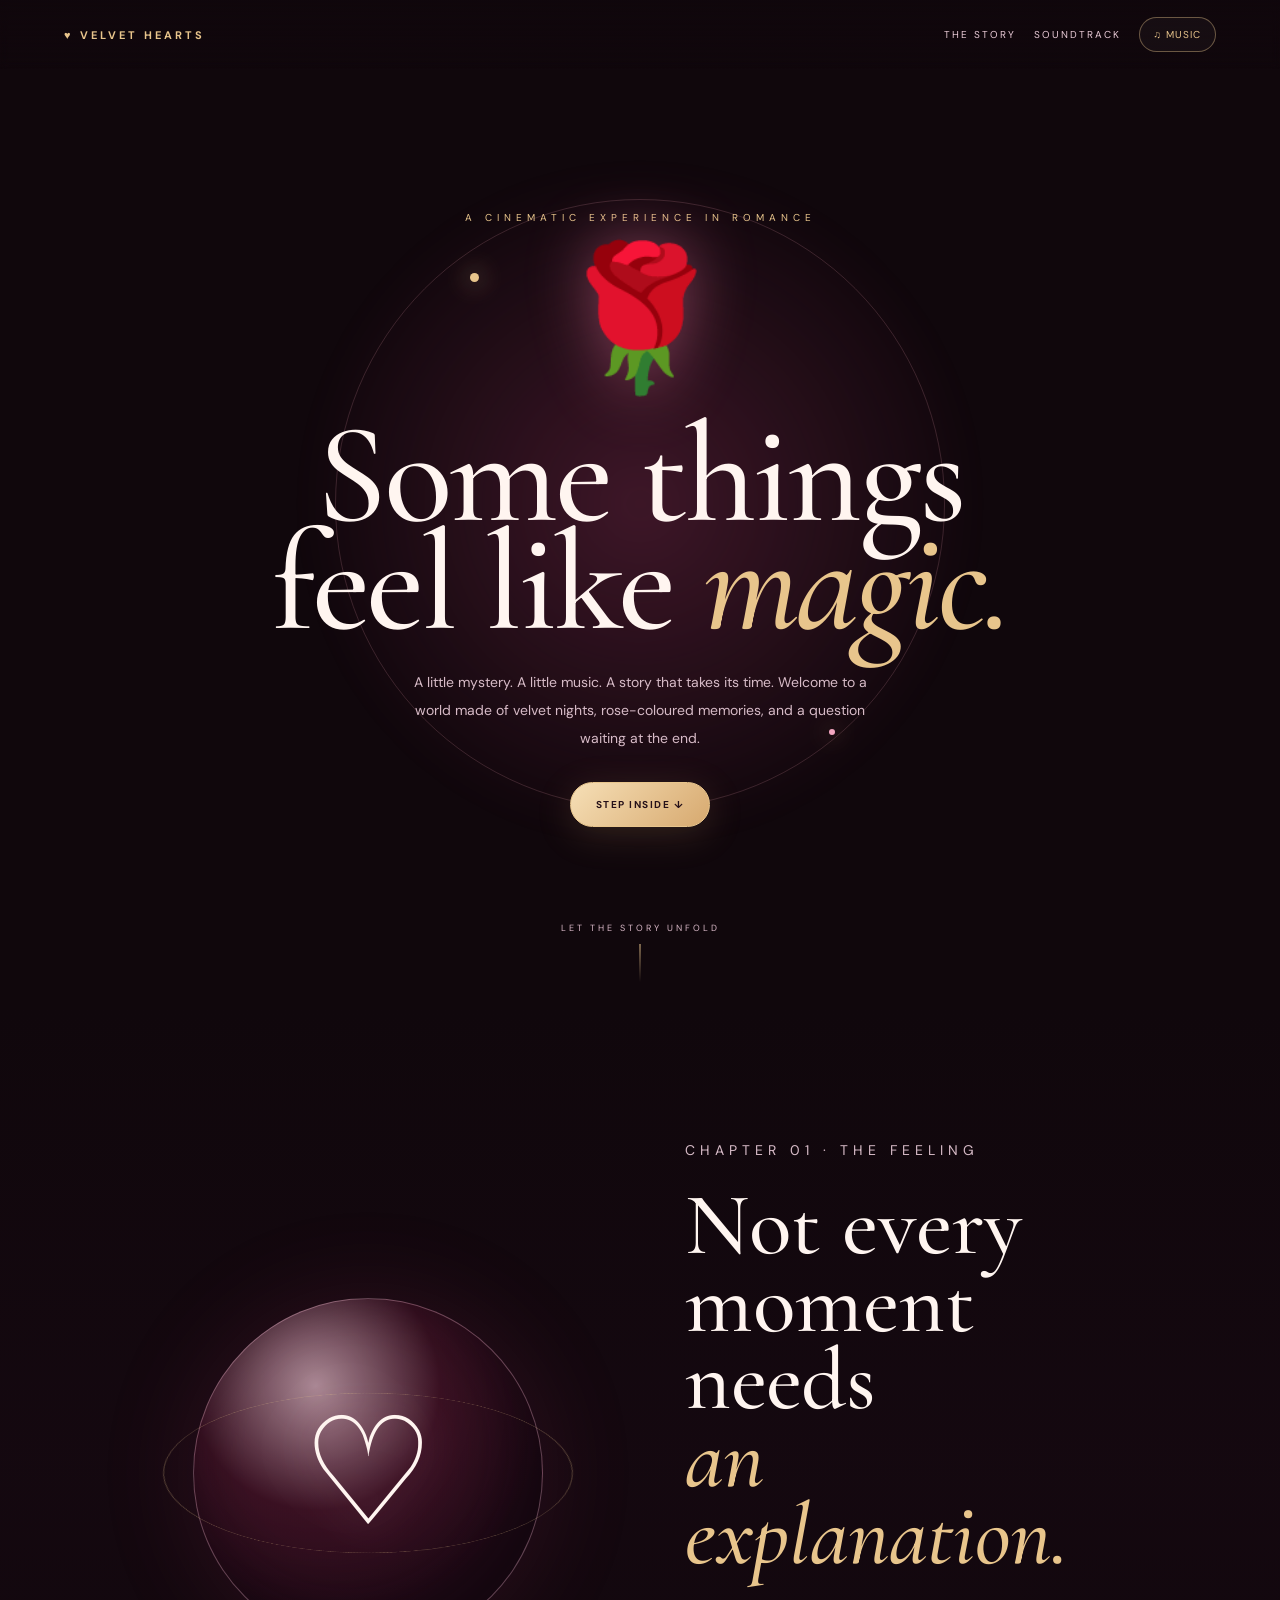
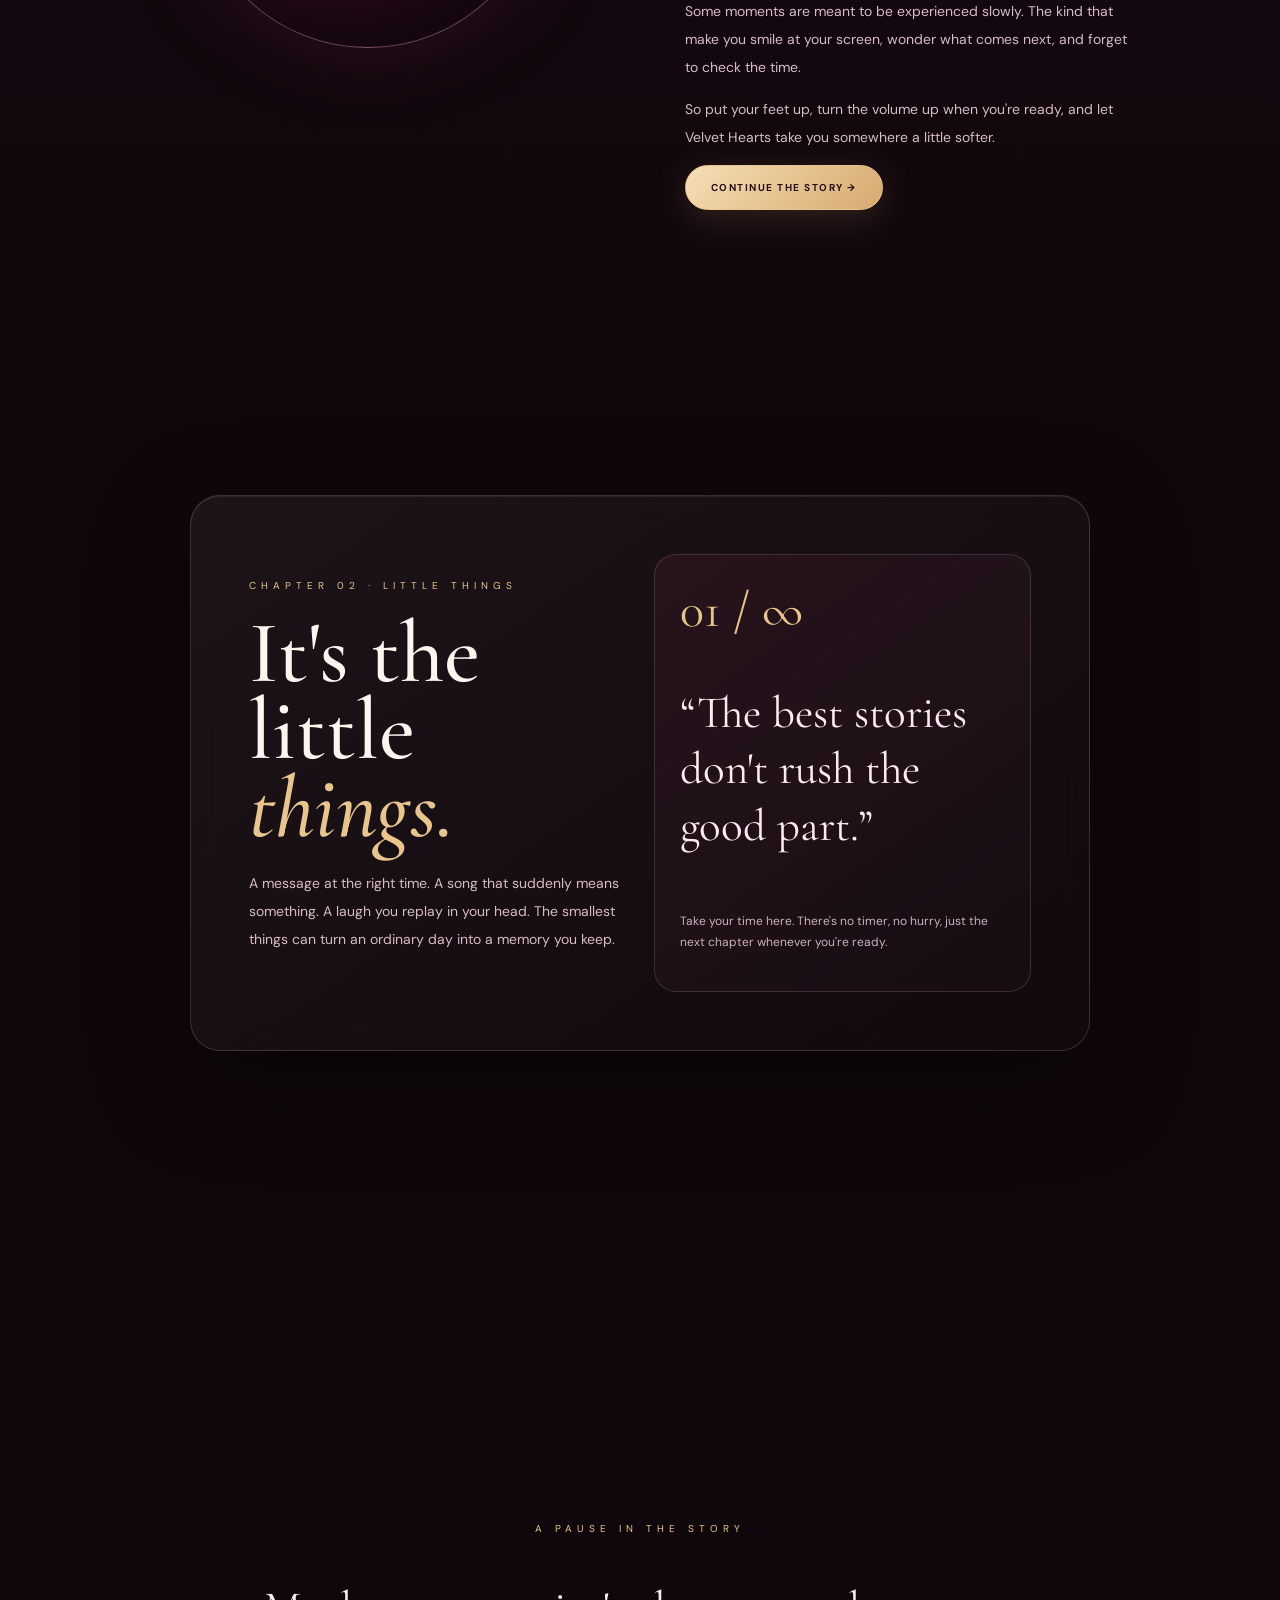
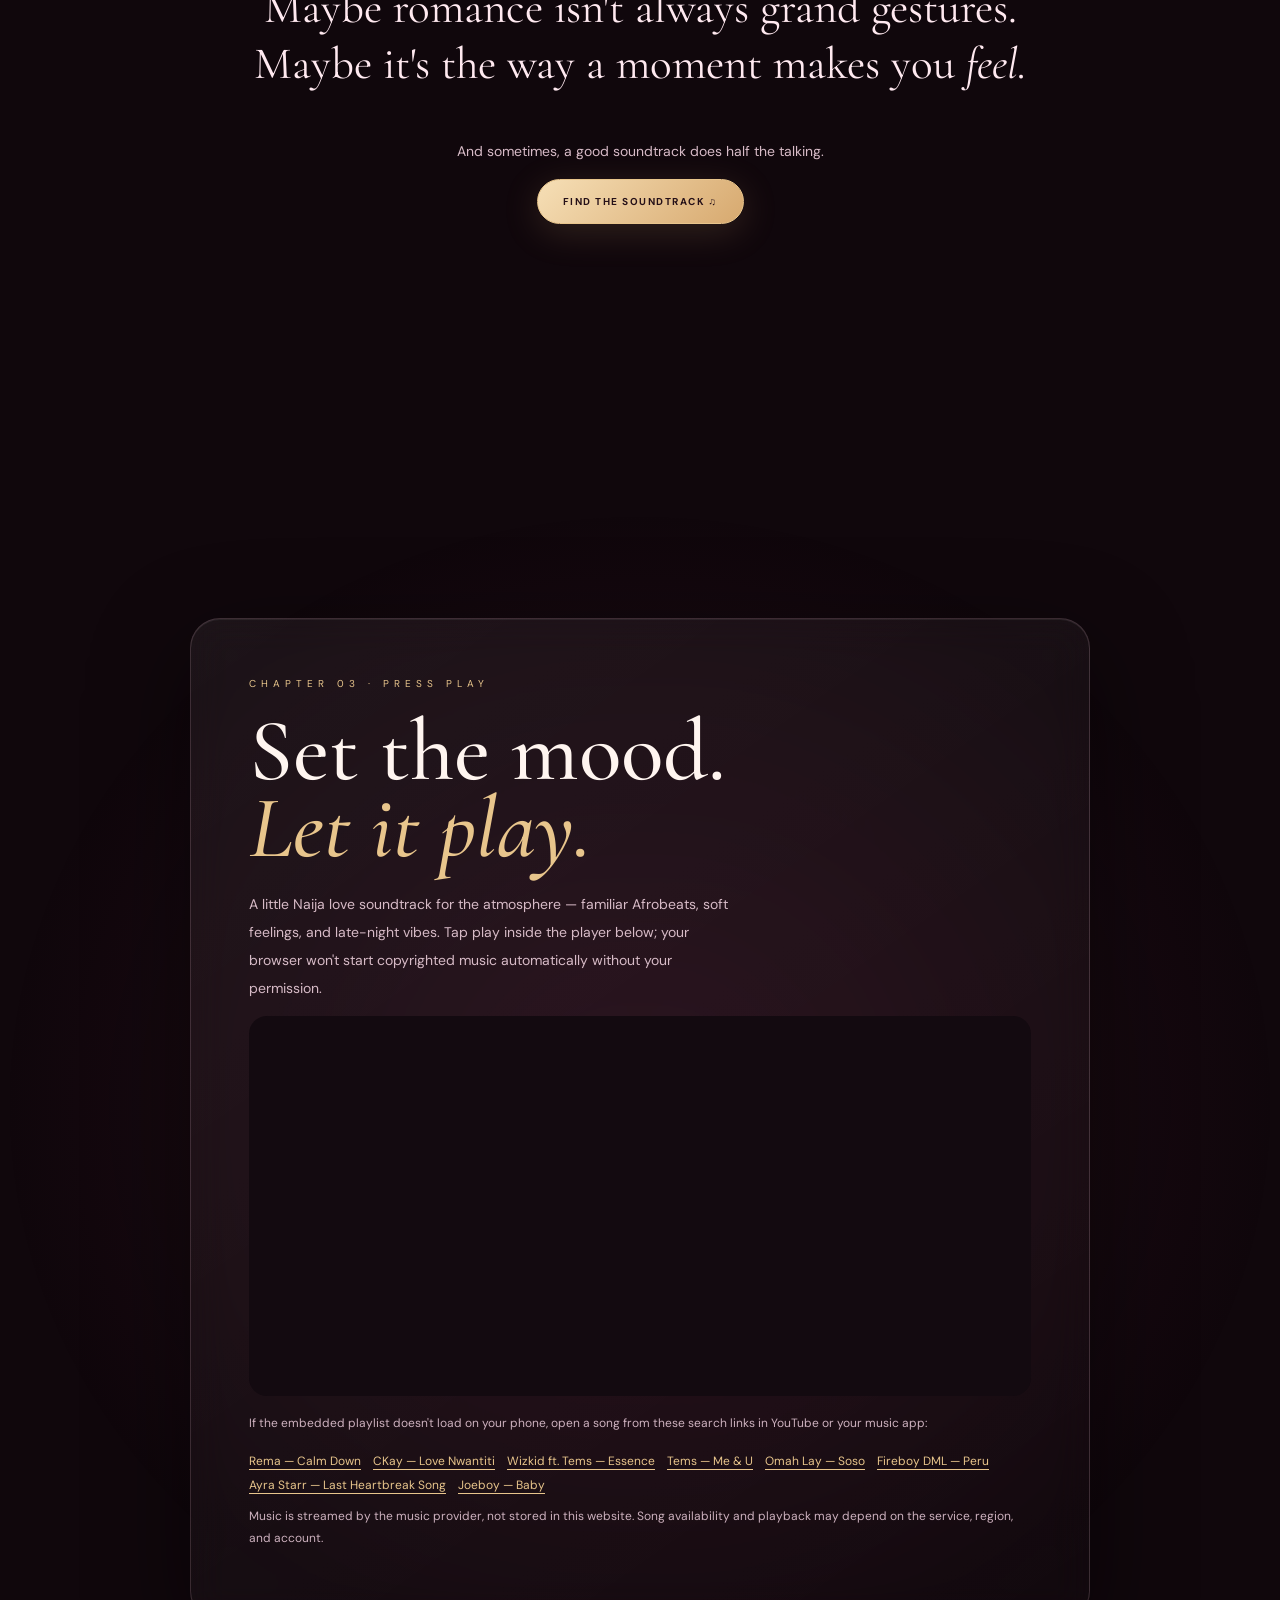
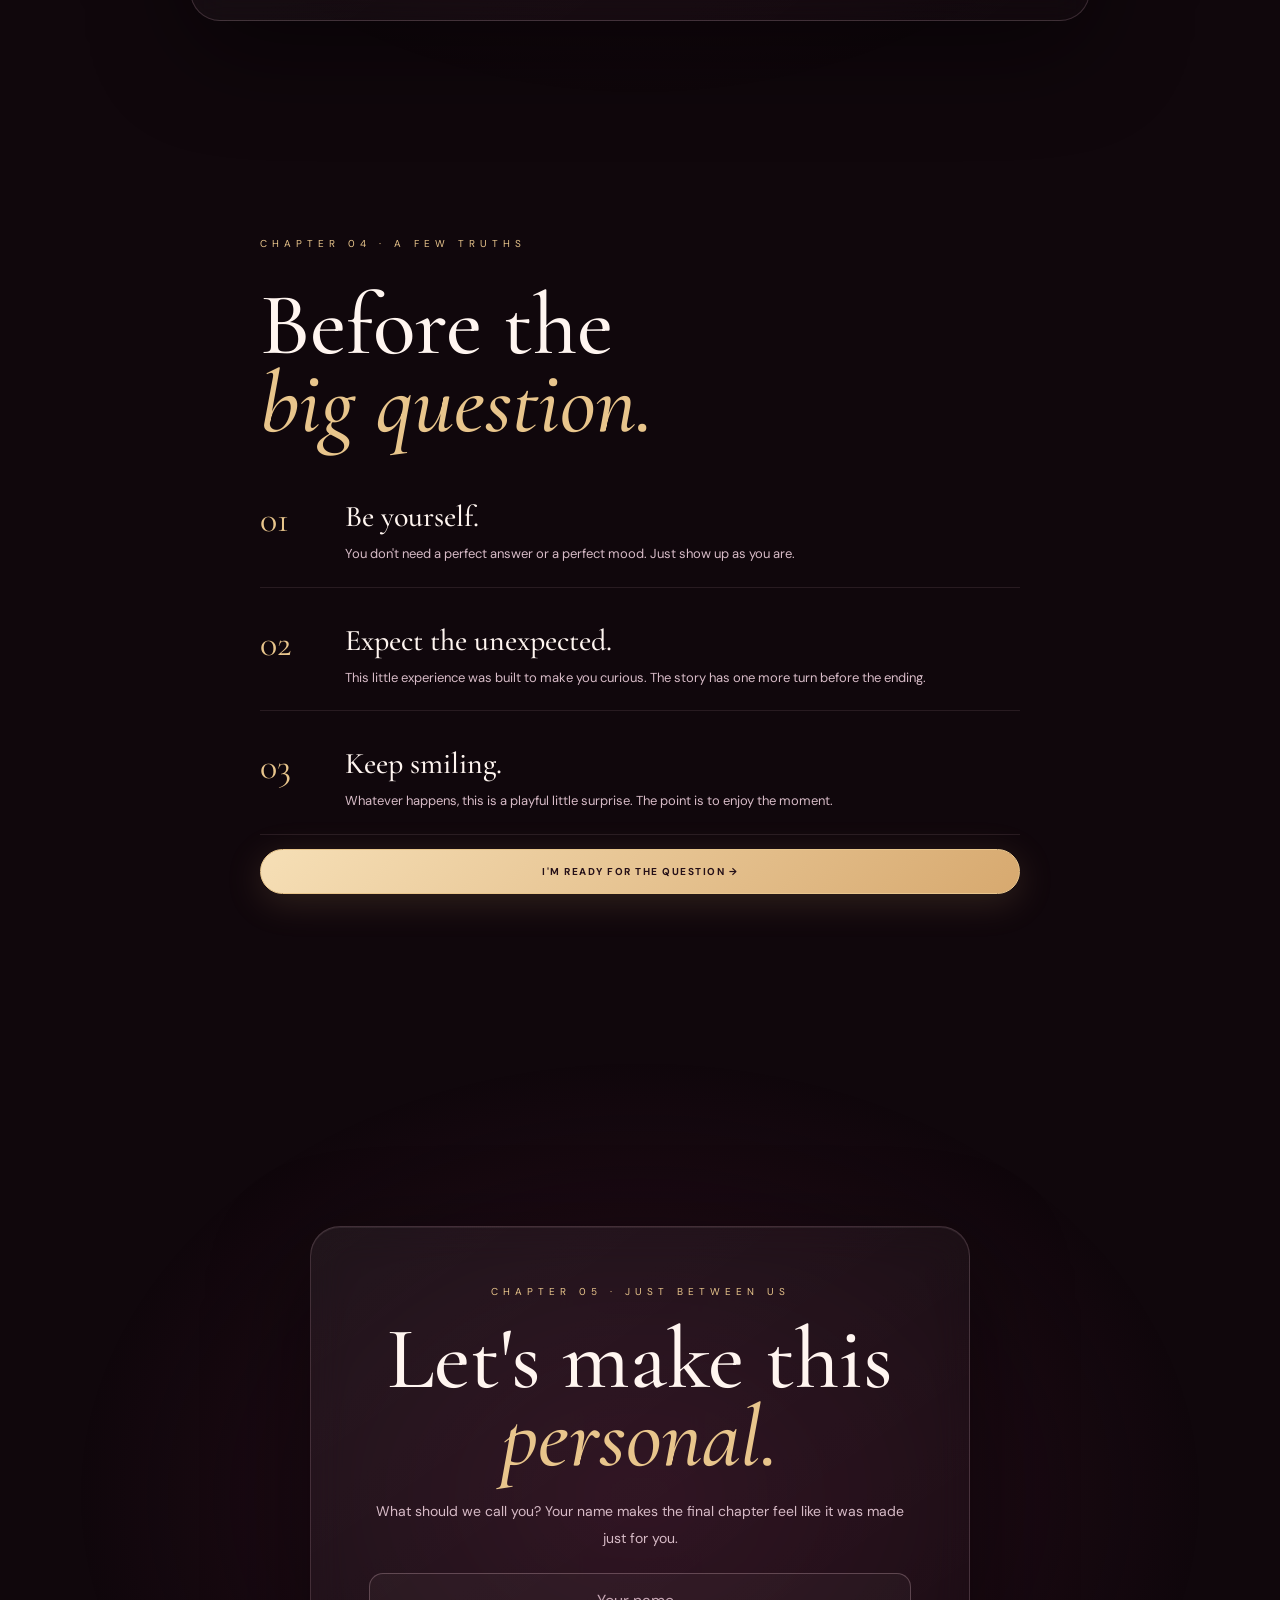
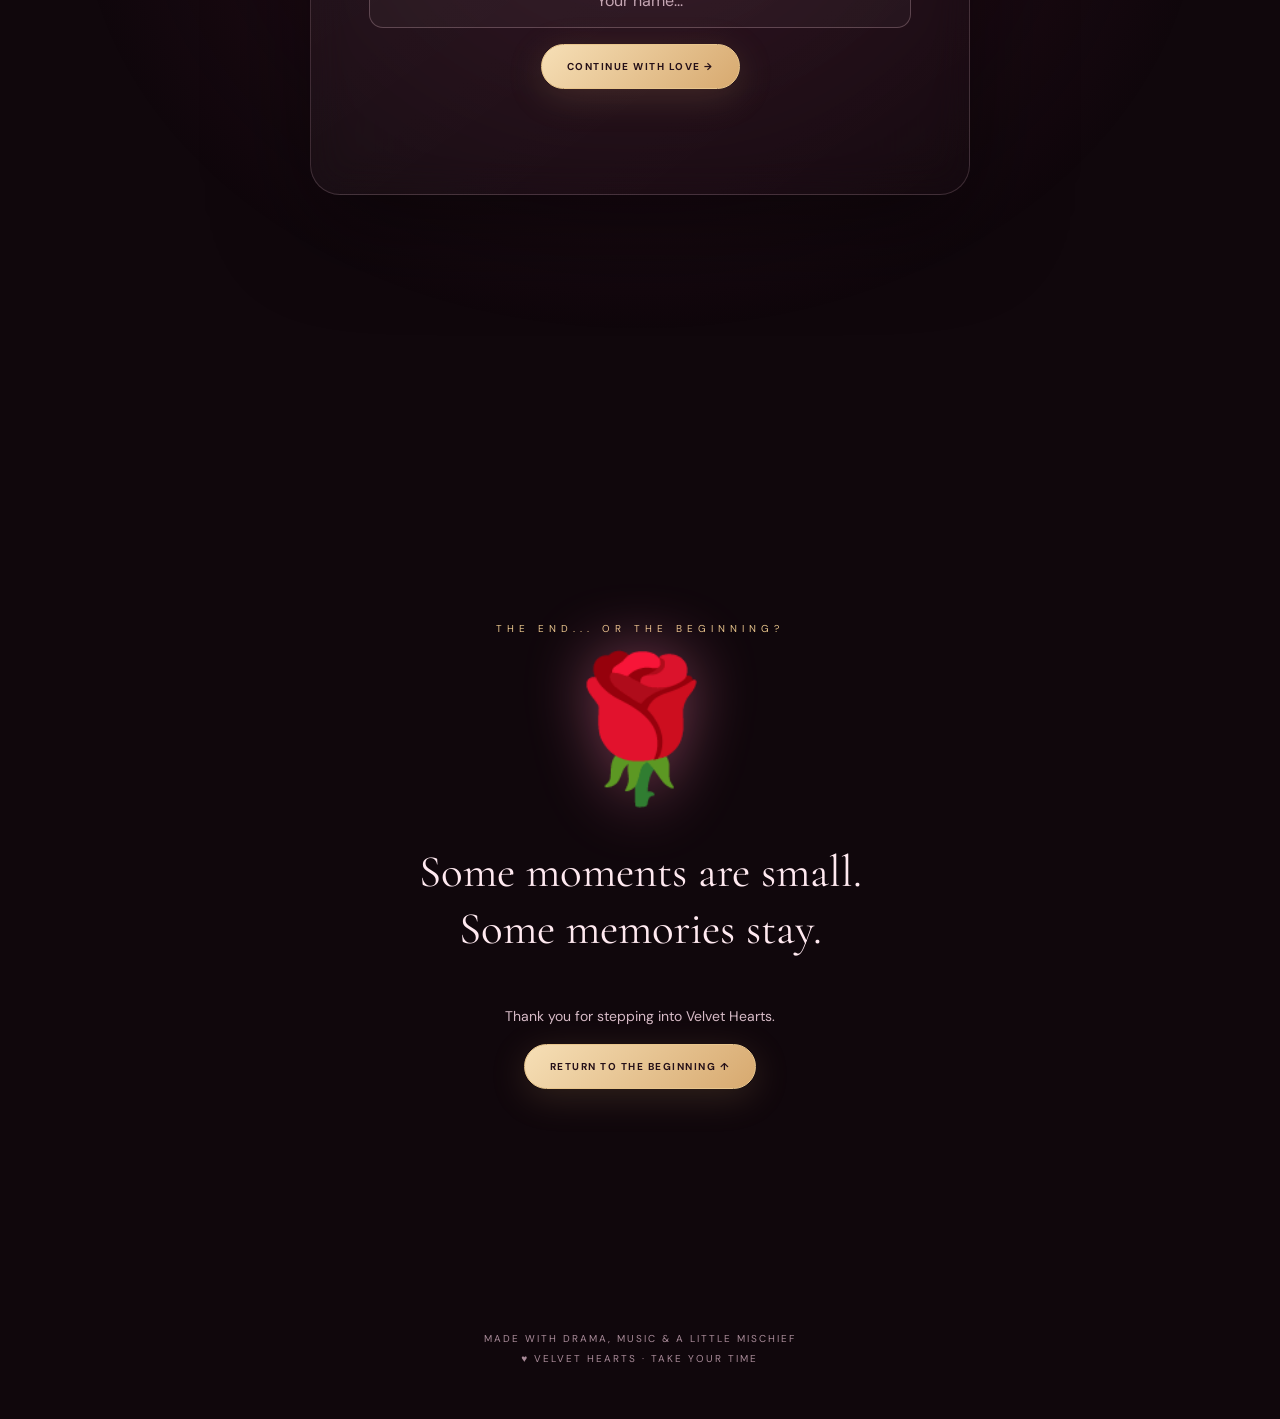
<file: index.html>
<!doctype html>
<html lang="en">
<head>
<meta charset="utf-8">
<meta name="viewport" content="width=device-width, initial-scale=1">
<meta name="theme-color" content="#10070c">
<title>Velvet Hearts — An Experience Made of Love</title>
<meta name="description" content="Step into Velvet Hearts: a cinematic romantic experience filled with music, memories, and a little mystery.">
<meta property="og:title" content="Velvet Hearts — An Experience Made of Love">
<meta property="og:description" content="A cinematic romantic experience, made to be felt.">
<link rel="preconnect" href="https://fonts.googleapis.com">
<link rel="preconnect" href="https://fonts.gstatic.com" crossorigin>
<link href="https://fonts.googleapis.com/css2?family=Cormorant+Garamond:wght@400;500;600;700&family=DM+Sans:wght@400;500;600;700&display=swap" rel="stylesheet">
<style>
:root{--night:#10070c;--wine:#260b1a;--wine2:#54162f;--rose:#f3a6c0;--pink:#ffdae5;--gold:#e8c58c;--cream:#fff5f0;--muted:#d7bbc7;--line:#f3c8d82d}
*{box-sizing:border-box}
html{scroll-behavior:smooth;background:var(--night);scroll-padding-top:80px}
body{margin:0;background:var(--night);color:var(--cream);font-family:"DM Sans",sans-serif;overflow-x:hidden}
body:before{content:"";position:fixed;inset:0;z-index:-3;background:radial-gradient(ellipse at 50% 0%,#64203c 0%,transparent 43%),radial-gradient(ellipse at 0% 70%,#29101f 0%,transparent 42%),linear-gradient(145deg,#10070c,#1b0b16 50%,#080509)}
button,input,textarea{font:inherit}button{cursor:pointer}a{color:inherit}
#petals,#stars{position:fixed;inset:0;pointer-events:none;overflow:hidden}
#petals{z-index:8}#stars{z-index:-1}
.petal{position:absolute;top:-8vh;color:var(--rose);opacity:0;text-shadow:0 0 18px #f0a0b866;animation:fall linear forwards}
@keyframes fall{0%{transform:translate3d(0,-5vh,0) rotate(0);opacity:0}12%{opacity:.7}88%{opacity:.45}100%{transform:translate3d(var(--drift),112vh,0) rotate(500deg);opacity:0}}
.star{position:absolute;width:2px;height:2px;border-radius:50%;background:#ffe4bd;box-shadow:0 0 9px #ffe4bd;animation:twinkle var(--duration) ease-in-out infinite alternate}
@keyframes twinkle{from{opacity:.12;transform:scale(.6)}to{opacity:.9;transform:scale(1.6)}}
.progress{position:fixed;z-index:40;top:0;left:0;height:2px;width:0;background:linear-gradient(90deg,var(--rose),var(--gold))}
.nav{position:fixed;z-index:30;top:0;left:0;width:100%;display:flex;justify-content:space-between;align-items:center;padding:17px clamp(18px,5vw,64px);background:linear-gradient(#10070ce8,transparent);backdrop-filter:blur(5px)}
.brand{font-size:11px;letter-spacing:3px;text-transform:uppercase;color:var(--gold);font-weight:700}
.nav-right{display:flex;align-items:center;gap:18px}.nav-link{font-size:10px;letter-spacing:2px;text-transform:uppercase;text-decoration:none;color:#e9cbd7}
.music-toggle{border:1px solid #e8c58c66;border-radius:999px;padding:10px 14px;color:var(--gold);background:#ffffff08;font-size:10px;letter-spacing:1px}
.scene{position:relative;min-height:100svh;display:grid;place-items:center;padding:110px 22px 80px;isolation:isolate}
.hero{min-height:112svh;text-align:center;overflow:hidden}
.hero-glow{position:absolute;width:min(80vw,720px);aspect-ratio:1;border-radius:50%;background:radial-gradient(circle,#bd427544,transparent 67%);filter:blur(10px);animation:glow 8s ease-in-out infinite alternate;z-index:-1}
@keyframes glow{from{transform:scale(.82) translateY(20px)}to{transform:scale(1.12) translateY(-24px)}}
.orbit{position:absolute;width:min(84vw,610px);aspect-ratio:1;border:1px solid #f0a0b82e;border-radius:50%;animation:orbit 32s linear infinite;z-index:-1}
.orbit:before,.orbit:after{content:"";position:absolute;width:9px;height:9px;border-radius:50%;background:var(--gold);box-shadow:0 0 25px var(--gold)}
.orbit:before{top:12%;left:22%}.orbit:after{bottom:12%;right:18%;width:6px;height:6px;background:var(--rose)}
@keyframes orbit{to{transform:rotate(360deg)}}
.hero-content{max-width:760px}
.kicker{font-size:10px;letter-spacing:5px;text-transform:uppercase;color:var(--gold);margin:0 0 23px}
h1,h2,h3,.serif{font-family:"Cormorant Garamond",Georgia,serif;font-weight:500}
.hero h1{font-size:clamp(64px,13vw,142px);line-height:.76;letter-spacing:-3px;margin:0}
.hero h1 span{color:var(--gold);font-style:italic}
.rose-emblem{font-size:clamp(76px,15vw,140px);line-height:1;filter:drop-shadow(0 0 32px #f078a077);animation:float 5s ease-in-out infinite;display:block;margin:24px 0 34px}
@keyframes float{0%,100%{transform:translateY(0) rotate(-4deg) scale(1)}50%{transform:translateY(-17px) rotate(5deg) scale(1.04)}}
.hero-copy{max-width:480px;color:var(--muted);line-height:2;font-size:14px;margin:30px auto}
.btn{border:1px solid var(--gold);border-radius:999px;padding:15px 25px;background:linear-gradient(135deg,#f6dfb6,#d7a96f);color:#251018;text-transform:uppercase;font-size:10px;font-weight:700;letter-spacing:1.5px;box-shadow:0 8px 36px #d9a76c2c;transition:transform .25s,box-shadow .25s}
.btn:hover{transform:translateY(-3px);box-shadow:0 12px 42px #d9a76c55}
.scroll-cue{position:absolute;bottom:26px;left:50%;transform:translateX(-50%);font-size:9px;letter-spacing:3px;text-transform:uppercase;color:#d8b8c7;display:grid;gap:10px;justify-items:center}
.scroll-cue i{display:block;width:1px;height:38px;background:linear-gradient(var(--gold),transparent);animation:cue 1.5s infinite}
@keyframes cue{50%{transform:scaleY(.5);transform-origin:top}}
.story{background:linear-gradient(180deg,transparent,#1709129c,transparent)}
.story-inner{width:min(100%,1000px);display:grid;grid-template-columns:1fr 1fr;gap:clamp(30px,7vw,90px);align-items:center}
.story-art{position:relative;min-height:430px;display:grid;place-items:center}
.glass-orb{width:min(70vw,350px);aspect-ratio:1;border-radius:50%;display:grid;place-items:center;background:radial-gradient(circle at 35% 25%,#f6c8d7aa,#a72d5b44 36%,#210a17 70%);border:1px solid #f3c3d64d;box-shadow:inset -20px -25px 70px #09040999,0 0 100px #d8497a20;animation:float 6s ease-in-out infinite}
.glass-orb span{font-size:clamp(90px,15vw,150px);filter:drop-shadow(0 0 24px #ffb0c877)}
.ring{position:absolute;width:min(80vw,410px);aspect-ratio:1;border:1px solid #e8c58c4d;border-radius:50%;transform:rotateX(67deg) rotate(-18deg);animation:ring 12s linear infinite}
@keyframes ring{to{transform:rotateX(67deg) rotate(342deg)}}
.copy h2,.scene h2{font-size:clamp(48px,8vw,88px);line-height:.88;margin:0 0 22px}
.copy h2 span,.scene h2 span{color:var(--gold);font-style:italic}
.copy p,.body-copy{font-size:14px;line-height:2;color:var(--muted);max-width:480px}
.eyebrow{color:var(--rose);font-size:11px;letter-spacing:3px;text-transform:uppercase}
.center{text-align:center}.center .body-copy{margin-left:auto;margin-right:auto}
.panel{width:min(100%,660px);padding:clamp(27px,6vw,58px);border:1px solid var(--line);border-radius:30px;background:linear-gradient(145deg,#ffffff0e,#ffffff03);box-shadow:0 30px 100px #0007,inset 0 1px #ffffff12;backdrop-filter:blur(18px)}
.panel.wide{width:min(100%,900px)}
.split-panel{display:grid;grid-template-columns:1fr 1fr;gap:28px;align-items:center}
.memory-card{border:1px solid #f0c5d32b;border-radius:22px;padding:25px;background:linear-gradient(145deg,#6b24402e,#ffffff03);min-height:220px;display:flex;flex-direction:column;justify-content:center}
.memory-card .big{font-family:"Cormorant Garamond",serif;font-size:50px;color:var(--gold)}
.quote{font-family:"Cormorant Garamond",Georgia,serif;font-size:clamp(29px,5vw,45px);line-height:1.25;color:#ffe9f0}
.music-section{background:radial-gradient(ellipse at 50% 50%,#44172a66,transparent 70%)}
.music-frame{width:100%;height:380px;border:0;border-radius:18px;background:#130a10}
.music-note{font-size:12px;line-height:1.8;color:#cdb1be}
.music-link{display:inline-block;color:var(--gold);margin:7px 8px 0 0;font-size:12px;text-decoration:underline;text-underline-offset:4px}
.chapter-number{font-family:"Cormorant Garamond",serif;font-size:clamp(80px,15vw,150px);line-height:1;color:#f0a0b81b}
.timeline{width:min(100%,760px);display:grid;gap:14px}
.timeline-item{display:grid;grid-template-columns:65px 1fr;gap:20px;align-items:start;border-bottom:1px solid #f0c5d31b;padding:20px 0}
.timeline-item:last-child{border-bottom:0}
.timeline-item .num{font-family:"Cormorant Garamond",serif;font-size:36px;color:var(--gold)}
.timeline-item h3{font-size:30px;margin:0 0 7px}.timeline-item p{font-size:13px;line-height:1.9;color:var(--muted);margin:0}
.question{min-height:110svh;text-align:center;background:radial-gradient(ellipse at center,#43152b88,transparent 62%)}
.field{width:100%;border:1px solid #f0c5d344;background:#ffffff08;color:white;border-radius:14px;padding:16px;margin:8px 0 16px;outline:none;text-align:center}
.field:focus{border-color:var(--rose)}.field::placeholder{color:#c6a7b4}
.answer-row{display:flex;gap:12px;justify-content:center;flex-wrap:wrap;margin-top:24px}
.secondary{border:1px solid #f0c5d344;color:var(--cream);background:#ffffff08;border-radius:999px;padding:14px 25px}
.message{color:var(--muted);line-height:1.9;font-size:14px}
.notice{font-size:12px;line-height:1.6;color:#e7c9d5;margin-top:15px;min-height:20px}
#questionArea[hidden],#formArea[hidden]{display:none}
#result{display:none}#result.visible{display:block;animation:reveal .8s ease both}
@keyframes reveal{from{opacity:0;transform:translateY(28px) scale(.97);filter:blur(5px)}to{opacity:1;transform:none;filter:blur(0)}}
.reveal-heart{font-size:64px;animation:heartbeat 1.7s infinite;display:block;margin:18px}
@keyframes heartbeat{0%,100%{transform:scale(1)}12%{transform:scale(1.09)}24%{transform:scale(1)}36%{transform:scale(1.05)}}
[data-reveal]{opacity:0;transform:translateY(38px);transition:opacity .9s ease,transform .9s cubic-bezier(.2,.7,.2,1)}
[data-reveal].shown{opacity:1;transform:none}
.footer{padding:38px 20px 50px;text-align:center;color:#a98b99;font-size:10px;letter-spacing:2px;line-height:2}
@media(max-width:700px){.story-inner{grid-template-columns:1fr;gap:0}.story-art{min-height:290px;order:2}.story-copy{order:1}.scene{padding-left:18px;padding-right:18px}.hero{min-height:105svh}.nav{padding:14px 16px}.nav-link{display:none}.brand{letter-spacing:2px}.panel{border-radius:24px}.split-panel{grid-template-columns:1fr}.music-frame{height:330px}.timeline-item{grid-template-columns:45px 1fr;gap:12px}}
@media(prefers-reduced-motion:reduce){*,*::before,*::after{animation-duration:.01ms!important;animation-iteration-count:1!important;scroll-behavior:auto!important;transition-duration:.01ms!important}}
</style>
</head>
<body>
<div class="progress" id="progress"></div><div id="stars" aria-hidden="true"></div><div id="petals" aria-hidden="true"></div>
<nav class="nav">
  <div class="brand">♥ Velvet Hearts</div>
  <div class="nav-right"><a class="nav-link" href="#chapters">The story</a><a class="nav-link" href="#soundtrack">Soundtrack</a><button class="music-toggle" id="musicJump">♫ MUSIC</button></div>
</nav>

<section class="scene hero" id="top">
  <div class="hero-glow"></div><div class="orbit"></div>
  <div data-reveal class="hero-content">
    <p class="kicker">A cinematic experience in romance</p>
    <span class="rose-emblem" aria-hidden="true">🌹</span>
    <h1>Some things<br>feel like <span>magic.</span></h1>
    <p class="hero-copy">A little mystery. A little music. A story that takes its time. Welcome to a world made of velvet nights, rose-coloured memories, and a question waiting at the end.</p>
    <button class="btn" id="beginBtn">Step inside ↓</button>
  </div>
  <div class="scroll-cue">Let the story unfold<i></i></div>
</section>

<section class="scene story" id="chapters">
  <div class="story-inner">
    <div class="story-art" data-reveal><div class="ring"></div><div class="glass-orb"><span>♡</span></div></div>
    <div class="copy story-copy" data-reveal><p class="kicker">Chapter 01 · The feeling</p><h2>Not every<br>moment needs<br><span>an explanation.</span></h2><p>Some moments are meant to be experienced slowly. The kind that make you smile at your screen, wonder what comes next, and forget to check the time.</p><p>So put your feet up, turn the volume up when you're ready, and let Velvet Hearts take you somewhere a little softer.</p><button class="btn" data-scroll="#memory">Continue the story →</button></div>
  </div>
</section>

<section class="scene" id="memory">
  <div class="panel wide" data-reveal>
    <div class="split-panel">
      <div><p class="kicker">Chapter 02 · Little things</p><h2>It's the little<br><span>things.</span></h2><p class="body-copy">A message at the right time. A song that suddenly means something. A laugh you replay in your head. The smallest things can turn an ordinary day into a memory you keep.</p></div>
      <div class="memory-card"><div class="big">01 / ∞</div><p class="quote">“The best stories don't rush the good part.”</p><p class="music-note">Take your time here. There's no timer, no hurry, just the next chapter whenever you're ready.</p></div>
    </div>
  </div>
</section>

<section class="scene center">
  <div data-reveal>
    <p class="kicker">A pause in the story</p>
    <p class="quote">Maybe romance isn't always grand gestures.<br>Maybe it's the way a moment makes you <em>feel.</em></p>
    <p class="body-copy">And sometimes, a good soundtrack does half the talking.</p>
    <button class="btn" data-scroll="#soundtrack">Find the soundtrack ♫</button>
  </div>
</section>

<section class="scene music-section" id="soundtrack">
  <div class="panel wide" data-reveal>
    <p class="kicker">Chapter 03 · Press play</p>
    <h2>Set the mood.<br><span>Let it play.</span></h2>
    <p class="body-copy">A little Naija love soundtrack for the atmosphere — familiar Afrobeats, soft feelings, and late-night vibes. Tap play inside the player below; your browser won't start copyrighted music automatically without your permission.</p>
    <iframe class="music-frame" title="Romantic Afrobeats playlist" loading="lazy" allow="autoplay; clipboard-write; encrypted-media; fullscreen; picture-in-picture" src="https://open.spotify.com/embed/playlist/5Rl1xntA0cSeNZJ5w29zb6?utm_source=generator&theme=0"></iframe>
    <p class="music-note">If the embedded playlist doesn't load on your phone, open a song from these search links in YouTube or your music app:</p>
    <div>
      <a class="music-link" target="_blank" rel="noopener" href="https://www.youtube.com/results?search_query=Rema+Calm+Down+official">Rema — Calm Down</a>
      <a class="music-link" target="_blank" rel="noopener" href="https://www.youtube.com/results?search_query=CKay+Love+Nwantiti+official">CKay — Love Nwantiti</a>
      <a class="music-link" target="_blank" rel="noopener" href="https://www.youtube.com/results?search_query=Wizkid+Essence+Tems+official">Wizkid ft. Tems — Essence</a>
      <a class="music-link" target="_blank" rel="noopener" href="https://www.youtube.com/results?search_query=Tems+Me+and+U+official">Tems — Me & U</a>
      <a class="music-link" target="_blank" rel="noopener" href="https://www.youtube.com/results?search_query=Omah+Lay+Soso+official">Omah Lay — Soso</a>
      <a class="music-link" target="_blank" rel="noopener" href="https://www.youtube.com/results?search_query=Fireboy+DML+Peru+official">Fireboy DML — Peru</a>
      <a class="music-link" target="_blank" rel="noopener" href="https://www.youtube.com/results?search_query=Ayra+Starr+Last+Heartbreak+Song">Ayra Starr — Last Heartbreak Song</a>
      <a class="music-link" target="_blank" rel="noopener" href="https://www.youtube.com/results?search_query=Joeboy+Baby+official">Joeboy — Baby</a>
    </div>
    <p class="music-note">Music is streamed by the music provider, not stored in this website. Song availability and playback may depend on the service, region, and account.</p>
  </div>
</section>

<section class="scene">
  <div class="timeline" data-reveal>
    <p class="kicker">Chapter 04 · A few truths</p>
    <h2>Before the<br><span>big question.</span></h2>
    <div class="timeline-item"><div class="num">01</div><div><h3>Be yourself.</h3><p>You don't need a perfect answer or a perfect mood. Just show up as you are.</p></div></div>
    <div class="timeline-item"><div class="num">02</div><div><h3>Expect the unexpected.</h3><p>This little experience was built to make you curious. The story has one more turn before the ending.</p></div></div>
    <div class="timeline-item"><div class="num">03</div><div><h3>Keep smiling.</h3><p>Whatever happens, this is a playful little surprise. The point is to enjoy the moment.</p></div></div>
    <button class="btn" data-scroll="#ask">I'm ready for the question →</button>
  </div>
</section>

<section class="scene question" id="ask">
  <div class="panel" data-reveal>
    <div id="formArea">
      <p class="kicker">Chapter 05 · Just between us</p><h2>Let's make this<br><span>personal.</span></h2>
      <p class="message">What should we call you? Your name makes the final chapter feel like it was made just for you.</p>
      <form id="nameForm"><input class="field" id="nameInput" name="visitorName" type="text" maxlength="40" placeholder="Your name..." autocomplete="given-name" required><button class="btn" type="submit">Continue with love →</button></form>
      <p class="notice" id="formNotice" aria-live="polite"></p>
    </div>
    <div id="questionArea" hidden>
      <p class="kicker">A question just for you</p><h2 id="personalTitle">Alright...</h2><span class="reveal-heart">💗</span><h2 style="font-size:clamp(32px,6vw,48px)">Will you be my girlfriend?</h2>
      <p class="message">Take a breath, trust your instincts, and choose honestly. There's a little plot twist either way.</p>
      <div class="answer-row"><button class="btn answer" data-answer="YES">YES ♥</button><button class="secondary answer" data-answer="NO">No, sorry</button></div>
      <p class="notice" id="answerNotice" aria-live="polite"></p>
    </div>
    <div id="result" aria-live="polite"><p class="kicker">The final chapter · The plot twist</p><span class="reveal-heart">💌</span><h2>Got you,<br><span id="resultName">darling</span>!</h2><p class="message" id="resultMessage"></p><p class="message">No hard feelings — this was a playful prank, not a real relationship proposal. ❤️</p><button class="btn" id="restartBtn">Experience it again ↻</button></div>
  </div>
</section>

<section class="scene center">
  <div data-reveal><p class="kicker">The end... or the beginning?</p><span class="rose-emblem">🌹</span><p class="quote">Some moments are small.<br>Some memories stay.</p><p class="body-copy">Thank you for stepping into Velvet Hearts.</p><button class="btn" data-scroll="#top">Return to the beginning ↑</button></div>
</section>

<footer class="footer">MADE WITH DRAMA, MUSIC & A LITTLE MISCHIEF<br>♥ VELVET HEARTS · TAKE YOUR TIME</footer>

<!-- Response collection stays in demo mode until your own endpoint is connected. -->
<iframe name="responseFrame" id="responseFrame" title="response submission" hidden></iframe>
<form id="responseForm" method="POST" target="responseFrame" hidden><input name="visitorName" id="responseVisitor"><input name="answer" id="responseAnswer"><input name="page" value="Velvet Hearts"></form>
<script>
const RESPONSE_ENDPOINT = ""; // Add your own deployed Google Apps Script URL here.
const $=id=>document.getElementById(id);
let visitorName="",chosenAnswer="";
const formArea=$("formArea"),questionArea=$("questionArea"),result=$("result");
function scrollToId(id){$(id).scrollIntoView({behavior:"smooth",block:"center"})}
document.querySelectorAll("[data-scroll]").forEach(b=>b.addEventListener("click",()=>scrollToId(b.dataset.scroll.slice(1))));
$("beginBtn").addEventListener("click",()=>scrollToId("chapters"));
$("musicJump").addEventListener("click",()=>scrollToId("soundtrack"));
const revealObserver=new IntersectionObserver(entries=>entries.forEach(entry=>{if(entry.isIntersecting){entry.target.classList.add("shown");revealObserver.unobserve(entry.target)}}),{threshold:.12});
document.querySelectorAll("[data-reveal]").forEach(el=>revealObserver.observe(el));
window.addEventListener("scroll",()=>{let max=document.documentElement.scrollHeight-innerHeight;$("progress").style.width=(max>0?scrollY/max*100:0)+"%"},{passive:true});
function makePetal(){const p=document.createElement("span");p.className="petal";p.textContent=["✦","✧","♡","❀"][Math.floor(Math.random()*4)];p.style.left=Math.random()*100+"%";p.style.fontSize=(12+Math.random()*18)+"px";p.style.setProperty("--drift",(Math.random()*180-90)+"px");p.style.animationDuration=(8+Math.random()*9)+"s";$("petals").appendChild(p);p.addEventListener("animationend",()=>p.remove())}
for(let i=0;i<14;i++)setTimeout(makePetal,i*450);setInterval(makePetal,1100);
for(let i=0;i<65;i++){const s=document.createElement("i");s.className="star";s.style.left=Math.random()*100+"%";s.style.top=Math.random()*100+"%";s.style.setProperty("--duration",(2+Math.random()*4)+"s");$("stars").appendChild(s)}
$("nameForm").addEventListener("submit",e=>{e.preventDefault();visitorName=$("nameInput").value.trim().slice(0,40);if(!visitorName){$("nameInput").focus();return}formArea.hidden=true;questionArea.hidden=false;$("personalTitle").textContent=`Alright, ${visitorName}...`;scrollToId("ask")});
function sendResponse(name,answer){if(!RESPONSE_ENDPOINT){$("answerNotice").textContent="Demo mode: responses are not being sent yet. Connect the response endpoint before sharing the website.";return} $("responseVisitor").value=name;$("responseAnswer").value=answer;$("responseForm").action=RESPONSE_ENDPOINT;$("responseForm").submit();$("answerNotice").textContent="Thank you — your response has been submitted."}
document.querySelectorAll(".answer").forEach(btn=>btn.addEventListener("click",()=>{chosenAnswer=btn.dataset.answer;sendResponse(visitorName,chosenAnswer);$("resultName").textContent=visitorName;$("resultMessage").textContent=chosenAnswer==="YES"?`Awww, ${visitorName}, you actually said YES! You didn't start planning the wedding already, did you? Plot twist: IT WAS A PRANK! 😂`:`Oh, ${visitorName}, you said NO! Either way, here's the confession: IT WAS A PRANK! You've survived Velvet Hearts. 😂`;questionArea.hidden=true;result.classList.add("visible");result.style.display="block";for(let i=0;i<24;i++)setTimeout(makePetal,i*100)}));
$("restartBtn").addEventListener("click",()=>{visitorName="";chosenAnswer="";$("nameInput").value="";result.classList.remove("visible");result.style.display="none";questionArea.hidden=true;formArea.hidden=false;$("formNotice").textContent="";$("answerNotice").textContent="";scrollToId("ask")});
</script>
</body>
</html>
</file>
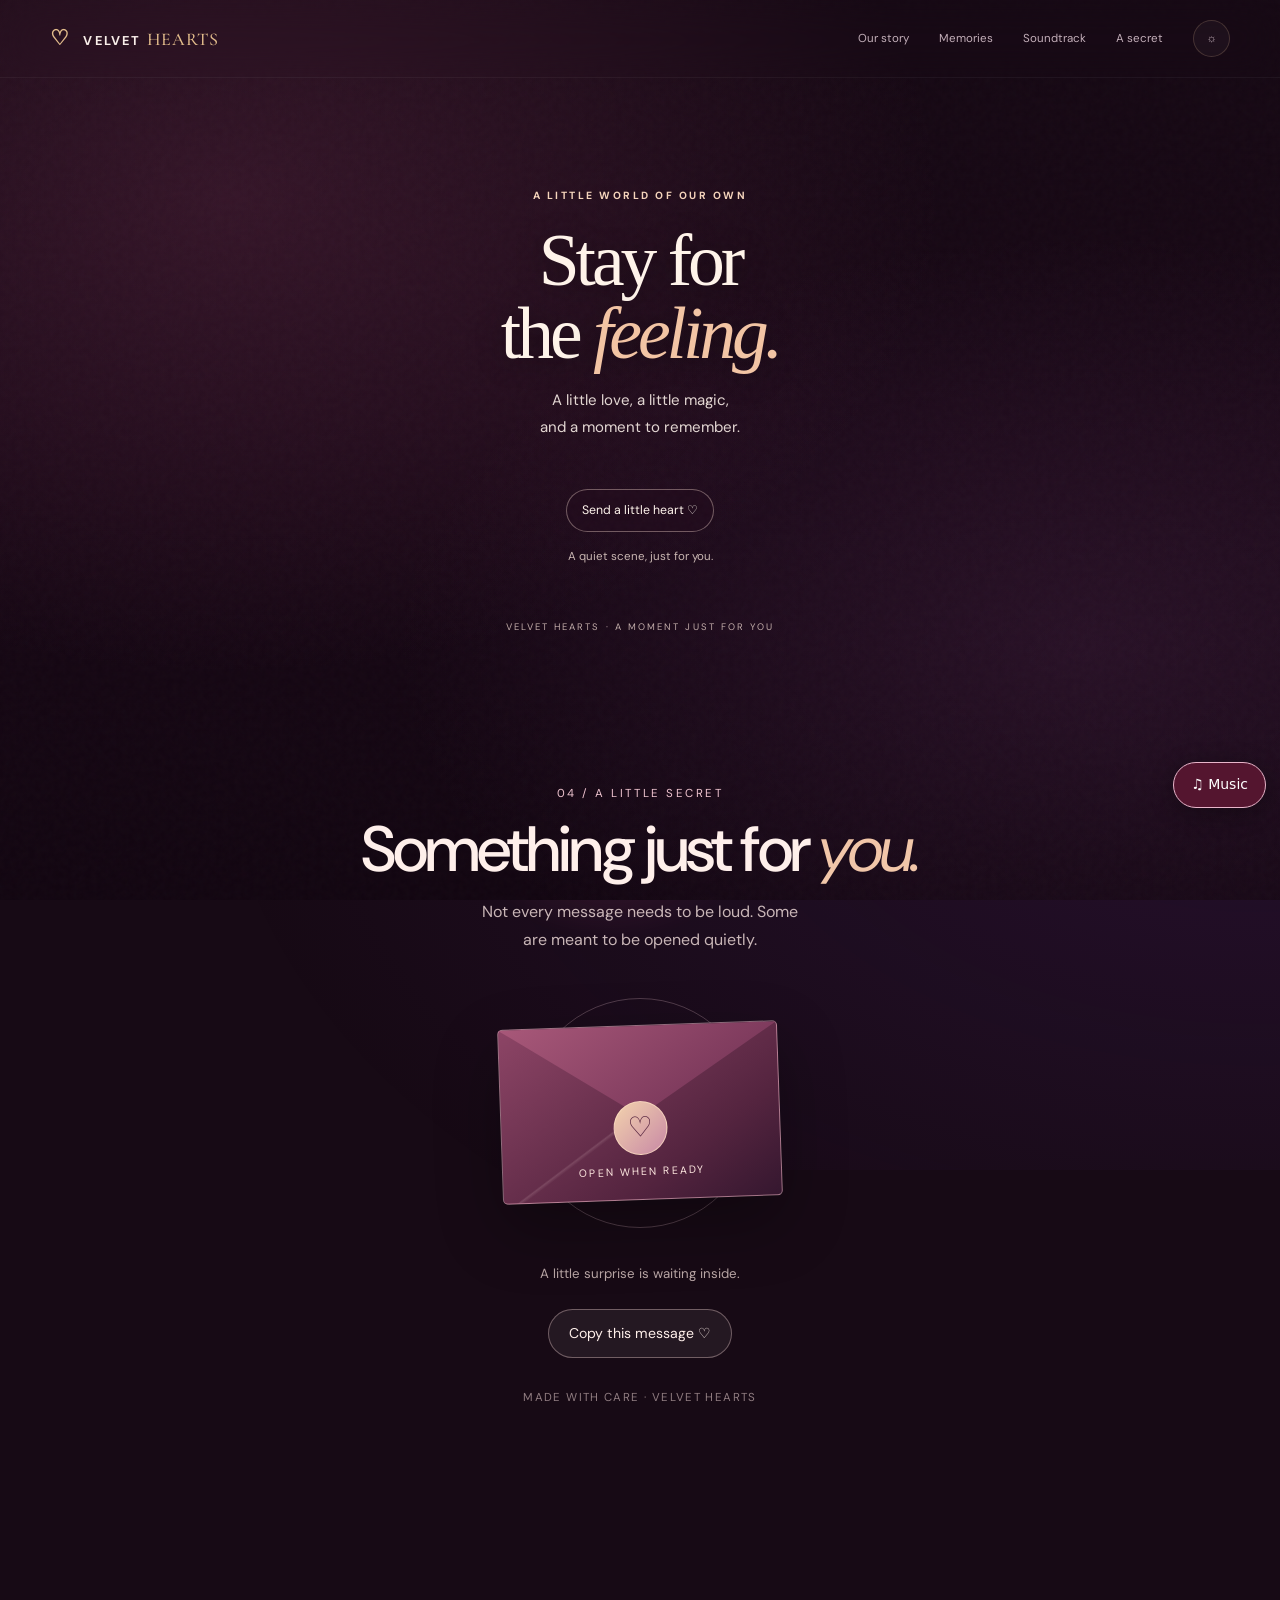
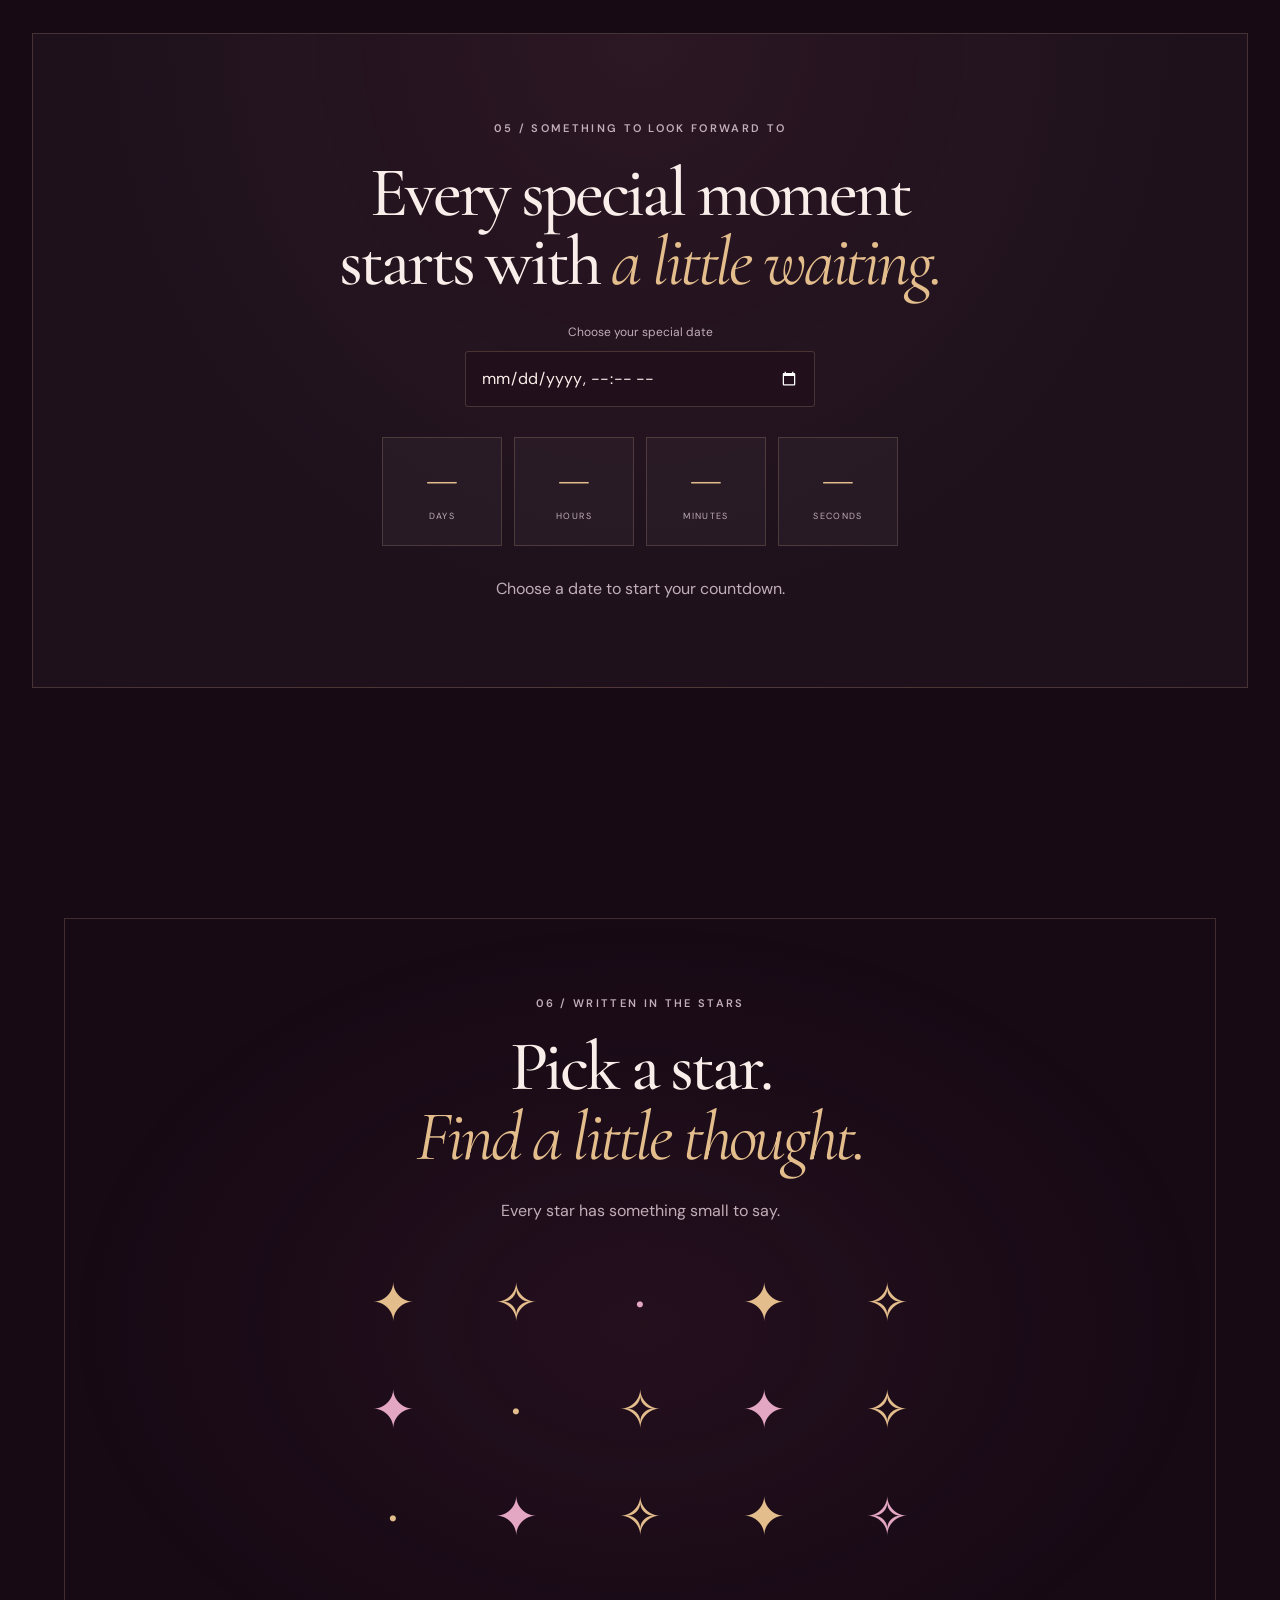
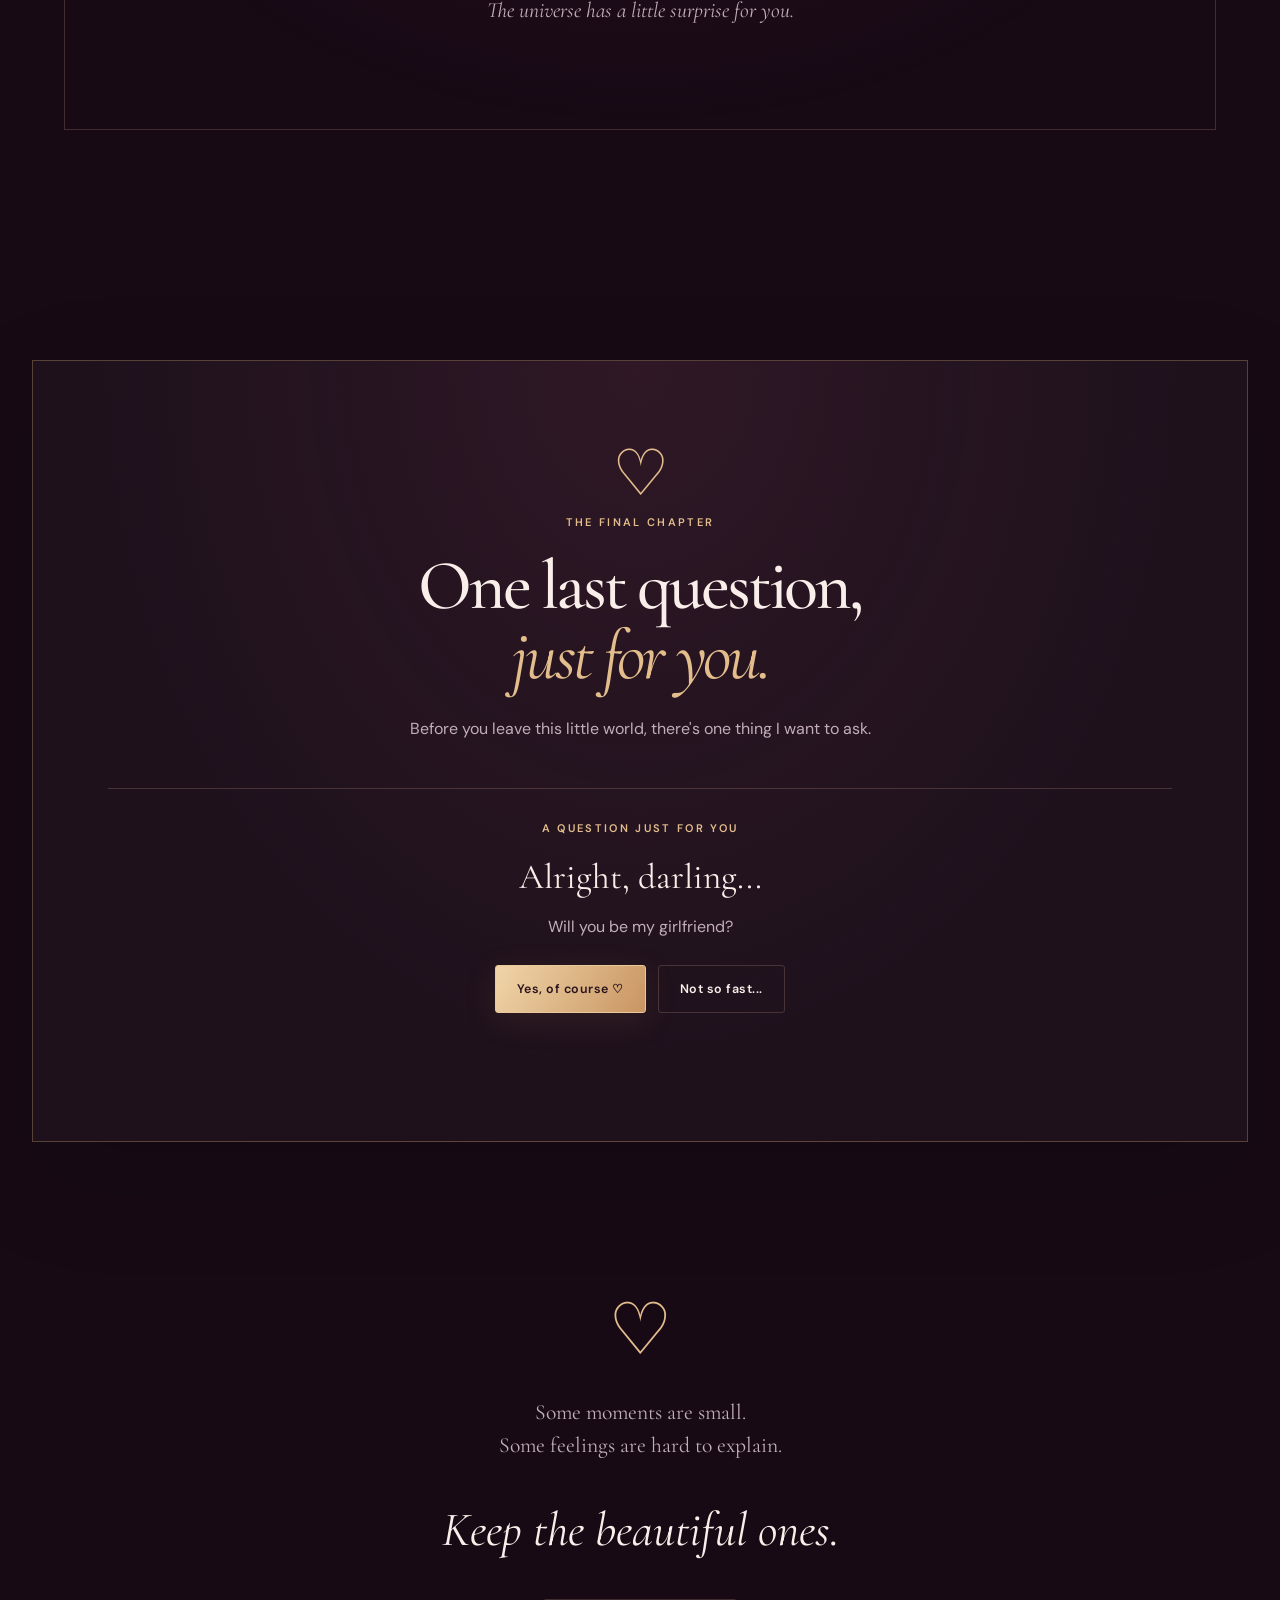
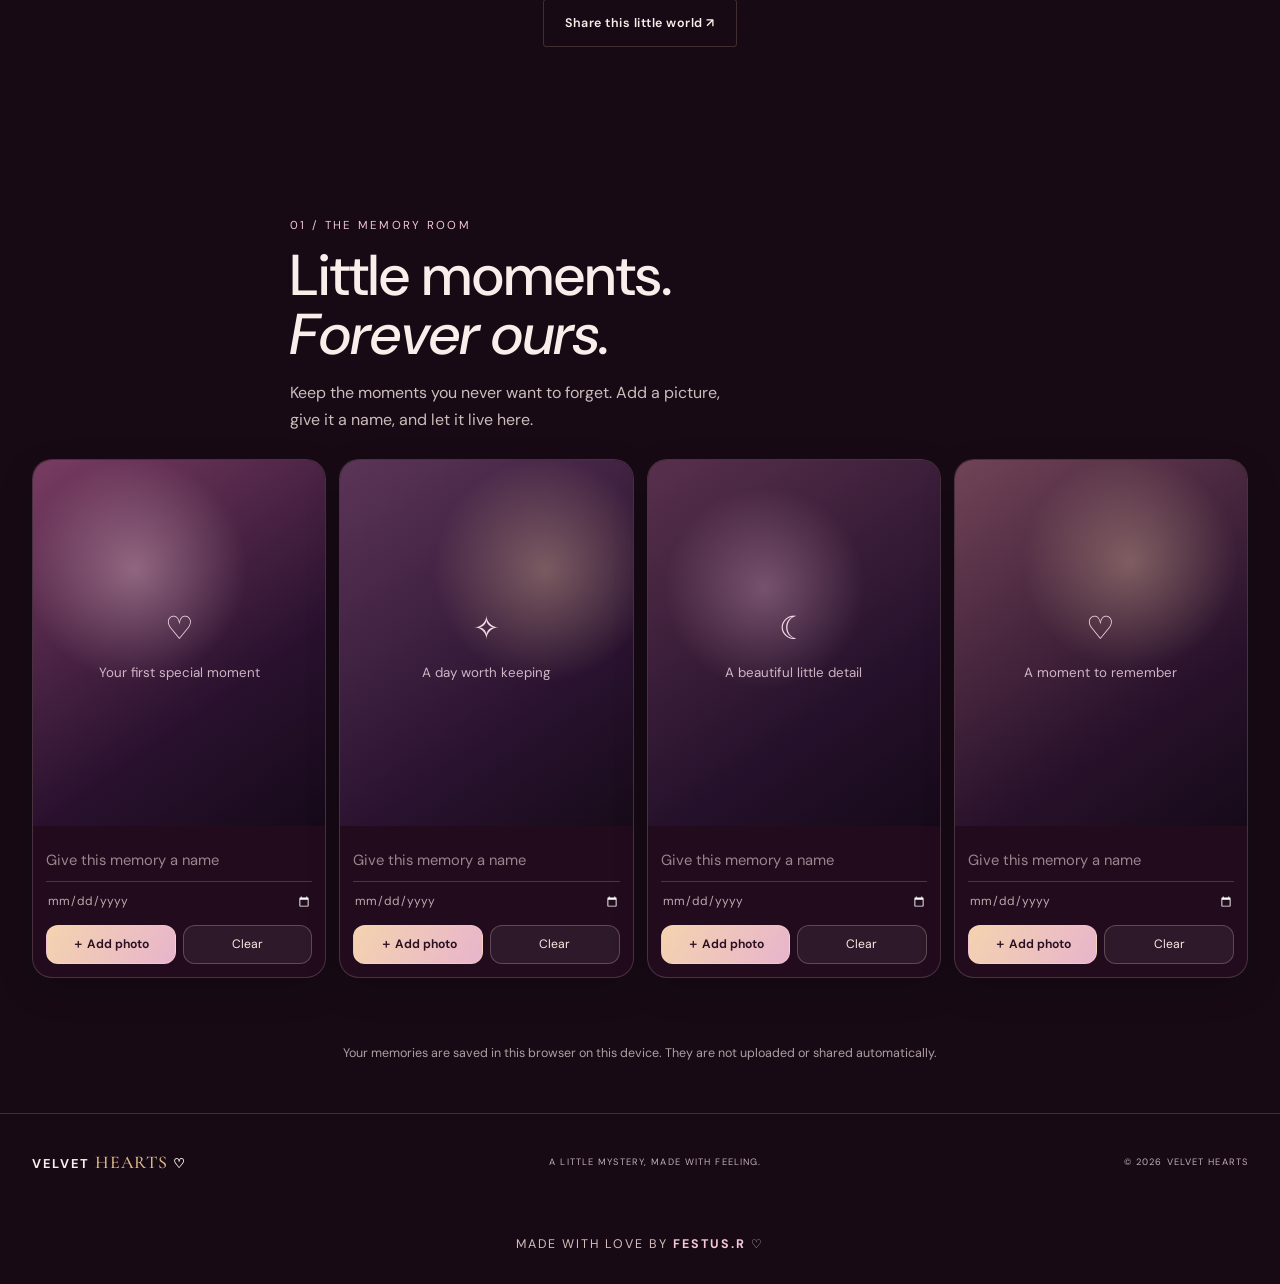
<file: home.html>
<!doctype html>
<html lang="en">
<head>
<link rel="stylesheet" href="css/secret-letter-2.css">

<link rel="manifest" href="manifest.webmanifest">
<meta name="theme-color" content="#2b1027">
<meta name="apple-mobile-web-app-capable" content="yes">
<meta name="apple-mobile-web-app-status-bar-style" content="black-translucent">
<link rel="icon" href="images/velvet-icon.svg" type="image/svg+xml">
<link rel="stylesheet" href="css/memory-world.css">

<meta charset="utf-8">
<meta name="viewport" content="width=device-width,initial-scale=1,viewport-fit=cover">
<meta name="theme-color" content="#160912">
<meta name="description" content="Velvet Hearts — a little world made of music, memories and feelings.">
<meta property="og:title" content="Velvet Hearts — A Cinematic Little Surprise">
<meta property="og:description" content="Some things deserve to be experienced slowly.">
<title>Velvet Hearts — A Cinematic Little Surprise</title>
<link rel="preconnect" href="https://fonts.googleapis.com">
<link rel="preconnect" href="https://fonts.gstatic.com" crossorigin>
<link href="https://fonts.googleapis.com/css2?family=Cormorant+Garamond:wght@400;500;600;700&family=DM+Sans:wght@400;500;600;700&display=swap" rel="stylesheet">
<link rel="stylesheet" href="css/style.css">
<link rel="stylesheet" href="css/animations.css">
<script src="js/app.js" defer></script>
<script src="js/gallery.js" defer></script>
<script src="js/velvet-random-music.js" defer></script>
  <link rel="stylesheet" href="css/anime-corner.css">
  <link rel="stylesheet" href="css/3d-opening.css">
</head>
<body>
<div id="velvet-global-background" aria-hidden="true">
  <video id="anime-bg-video" class="anime-bg-video" preload="auto"
         aria-label="Anime scene playing in the background" autoplay muted loop playsinline>
    <source src="videos/anime-clip-1.mp4" type="video/mp4">
  </video>
  <div id="velvet-global-overlay"></div>
  <div id="velvet-particles" aria-hidden="true"></div>
</div>

<div class="grain"></div>
<div class="reading-progress" id="readingProgress"></div>
<div class="ambient ambient-one"></div><div class="ambient ambient-two"></div>


<header class="site-header" id="siteHeader">
  <a class="brand" href="#home"><span class="brand-symbol">♡</span> VELVET <i>HEARTS</i></a>
  <button class="menu-toggle" id="menuToggle" aria-label="Open navigation" aria-expanded="false">☰</button>
  <nav class="navigation" id="navigation">
    <a href="#story">Our story</a><a href="#memories">Memories</a><a href="#soundtrack">Soundtrack</a><a href="#letter">A secret</a>
    <button class="theme-button" id="themeToggle" aria-label="Toggle colour theme">☼</button>
  </nav>
</header>

<main>


<section class="anime-corner" id="anime-corner" aria-label="Cinematic anime corner">




  <div class="anime-heart-layer" id="anime-heart-layer"
       aria-hidden="true"></div>

  <div class="anime-scene-content">
    <p class="anime-eyebrow">A LITTLE WORLD OF OUR OWN</p>

    <h2 class="anime-title">Stay for the <em>feeling.</em></h2>

    <p class="anime-caption" id="anime-caption">A little love, a little magic, and a moment to remember.</p>



    <div class="anime-controls">


      <button class="anime-control" type="button"
              id="anime-heart">Send a little heart ♡</button>
    </div>

    <p class="anime-status" id="anime-status" role="status" aria-live="polite">
      A quiet scene, just for you.
    </p>
  </div>

  <div class="anime-signature">VELVET HEARTS · A MOMENT JUST FOR YOU</div>
</section>



<section id="secret-letter-2" aria-labelledby="sl-heading">
  <div class="sl-inner">



<p class="sl-eyebrow">04 / A LITTLE SECRET</p>
    <h2 class="sl-heading" id="sl-heading">
      Something just for <em>you.</em>
    </h2>
    <p class="sl-subtitle">
      Not every message needs to be loud.
      Some are meant to be opened quietly.
    </p>

    <div class="sl-envelope-area">
      <div class="sl-orbit" aria-hidden="true"></div>
      <button class="sl-envelope" id="sl-open" type="button"
              aria-label="Open your secret letter"
              aria-expanded="false" aria-controls="sl-letter">
        <span class="sl-flap" aria-hidden="true"></span>
        <span class="sl-seal" aria-hidden="true">♡</span>
        <span class="sl-envelope-label">Open when ready</span>
      </button>
    </div>

    <p class="sl-hint" id="sl-hint" aria-live="polite">
      A little surprise is waiting inside.
    </p>

    <article class="sl-letter" id="sl-letter" aria-hidden="true">
      <p class="sl-letter-top">A note from the heart</p>
      <h3>For the moments you need a little warmth</h3>
      <div class="sl-message" id="sl-message">Some people make ordinary moments feel extraordinary.

I hope you always find reasons to smile, people who listen when you speak, and kindness that finds you when you need it most.

You deserve affection that feels genuine, laughter that comes easily, and memories that make you smile long after the moment has passed.

And whenever life feels a little too loud, may you find a quiet place where your heart can rest.

Until the next beautiful moment, take care of that lovely heart of yours.</div>
      <p class="sl-signature">With a little love ♡</p>
    </article>

    <div class="sl-actions">
      <button class="sl-button sl-button-primary" id="sl-replay" type="button" hidden>
        ↻ Read it again
      </button>
      <button class="sl-button" id="sl-copy" type="button">
        Copy this message ♡
      </button>
    </div>

    <p class="sl-bottom-note">MADE WITH CARE · VELVET HEARTS</p>
  </div>
</section>


<section class="countdown section-shell section-space">
  <div class="countdown-panel reveal"><p class="eyebrow">05 / SOMETHING TO LOOK FORWARD TO</p><h2>Every special moment<br>starts with <em>a little waiting.</em></h2><label for="specialDate">Choose your special date</label><input class="date-input" id="specialDate" type="datetime-local"><div class="countdown-grid"><div><strong id="days">—</strong><span>DAYS</span></div><div><strong id="hours">—</strong><span>HOURS</span></div><div><strong id="minutes">—</strong><span>MINUTES</span></div><div><strong id="seconds">—</strong><span>SECONDS</span></div></div><p id="countdownMessage" aria-live="polite">Choose a date to start your countdown.</p></div>
</section>

<section class="stars-section section-space">
  <div class="section-shell stars-panel reveal"><p class="eyebrow">06 / WRITTEN IN THE STARS</p><h2>Pick a star.<br><em>Find a little thought.</em></h2><p>Every star has something small to say.</p>
    <div class="star-field" id="starField" aria-label="Choose a star">
      <button aria-label="Star one">✦</button><button aria-label="Star two">✧</button><button aria-label="Star three">·</button><button aria-label="Star four">✦</button><button aria-label="Star five">✧</button><button aria-label="Star six">✦</button><button aria-label="Star seven">·</button><button aria-label="Star eight">✧</button><button aria-label="Star nine">✦</button><button aria-label="Star ten">✧</button><button aria-label="Star eleven">·</button><button aria-label="Star twelve">✦</button><button aria-label="Star thirteen">✧</button><button aria-label="Star fourteen">✦</button><button aria-label="Star fifteen">✧</button>
    </div><p class="star-message" id="starMessage" aria-live="polite">The universe has a little surprise for you.</p>
  </div>
</section>

<section class="finale section-shell section-space" id="finale">
  <div class="finale-card reveal"><span class="finale-heart">♡</span><p class="eyebrow">THE FINAL CHAPTER</p><h2>One last question,<br><em>just for you.</em></h2><p class="finale-copy">Before you leave this little world, there's one thing I want to ask.</p>
    <form id="nameForm"><label for="visitorName">What should I call you?</label><div class="name-row"><input id="visitorName" name="visitorName" maxlength="40" placeholder="Your name..." autocomplete="given-name" required><button class="button button-gold" type="submit">Continue ↗</button></div></form>
    <div class="question-area" id="questionArea" hidden><p class="eyebrow">A QUESTION JUST FOR YOU</p><h3 id="personalTitle">Alright, darling...</h3><p>Will you be my girlfriend?</p><div class="answer-buttons"><button class="button button-gold" id="yesButton">Yes, of course ♡</button><button class="button button-outline" id="noButton">Not so fast...</button></div></div>
    <div class="result-area" id="resultArea" hidden><span class="result-icon">💌</span><h3 id="resultTitle">Got you!</h3><p id="resultMessage"></p><p class="small-note">This is a playful interactive surprise, not a real relationship commitment.</p><button class="button button-gold" id="replayButton">Experience it again ↻</button></div>
    <p class="form-notice" id="formNotice" aria-live="polite"></p>
  </div>
</section>

<section class="closing section-shell"><span class="closing-symbol">♡</span><p>Some moments are small.<br>Some feelings are hard to explain.</p><h2>Keep the beautiful ones.</h2><button class="button button-outline" id="shareButton">Share this little world ↗</button></section>
<section id="memory-world" aria-labelledby="mw-title">
  <div class="mw-heading">
    <p class="mw-eyebrow">01 / THE MEMORY ROOM</p>
    <h2 class="mw-title" id="mw-title">Little moments.<br><em>Forever ours.</em></h2>
    <p class="mw-intro">
      Keep the moments you never want to forget. Add a picture,
      give it a name, and let it live here.
    </p>
  </div>

  <div class="mw-grid">
    <article class="mw-card" data-memory="1">
      <div class="mw-art">
        <div class="mw-placeholder"><span>♡</span><small>Your first special moment</small></div>
      </div>
      <div class="mw-card-content">
        <input class="mw-caption" aria-label="Memory 1 caption" maxlength="100" placeholder="Give this memory a name">
        <input class="mw-date" aria-label="Memory 1 date" type="date">
        <div class="mw-actions">
          <button class="mw-add" type="button">＋ Add photo</button>
          <button class="mw-remove" type="button">Clear</button>
        </div>
      </div>
    </article>

    <article class="mw-card" data-memory="2">
      <div class="mw-art">
        <div class="mw-placeholder"><span>✧</span><small>A day worth keeping</small></div>
      </div>
      <div class="mw-card-content">
        <input class="mw-caption" aria-label="Memory 2 caption" maxlength="100" placeholder="Give this memory a name">
        <input class="mw-date" aria-label="Memory 2 date" type="date">
        <div class="mw-actions">
          <button class="mw-add" type="button">＋ Add photo</button>
          <button class="mw-remove" type="button">Clear</button>
        </div>
      </div>
    </article>

    <article class="mw-card" data-memory="3">
      <div class="mw-art">
        <div class="mw-placeholder"><span>☾</span><small>A beautiful little detail</small></div>
      </div>
      <div class="mw-card-content">
        <input class="mw-caption" aria-label="Memory 3 caption" maxlength="100" placeholder="Give this memory a name">
        <input class="mw-date" aria-label="Memory 3 date" type="date">
        <div class="mw-actions">
          <button class="mw-add" type="button">＋ Add photo</button>
          <button class="mw-remove" type="button">Clear</button>
        </div>
      </div>
    </article>

    <article class="mw-card" data-memory="4">
      <div class="mw-art">
        <div class="mw-placeholder"><span>♡</span><small>A moment to remember</small></div>
      </div>
      <div class="mw-card-content">
        <input class="mw-caption" aria-label="Memory 4 caption" maxlength="100" placeholder="Give this memory a name">
        <input class="mw-date" aria-label="Memory 4 date" type="date">
        <div class="mw-actions">
          <button class="mw-add" type="button">＋ Add photo</button>
          <button class="mw-remove" type="button">Clear</button>
        </div>
      </div>
    </article>
  </div>

  <p class="mw-status" role="status" aria-live="polite"></p>
  <p class="mw-note">
    Your memories are saved in this browser on this device.
    They are not uploaded or shared automatically.
  </p>
</section>

</main>

<footer class="site-footer"><a class="brand" href="#home">VELVET <i>HEARTS</i> ♡</a><p>A LITTLE MYSTERY, MADE WITH FEELING.</p><span>© <span id="year"></span> VELVET HEARTS</span></footer>

<div class="lightbox" id="lightbox" hidden role="dialog" aria-modal="true" aria-label="Photo preview"><button class="lightbox-close" id="closeLightbox" aria-label="Close photo">×</button><img id="lightboxImage" alt=""><p id="lightboxCaption"></p></div>
<div class="toast" id="toast" role="status" aria-live="polite"></div>
<script src="js/motion.js" defer></script>

  <script src="js/anime-corner.js" defer></script>
  <script src="js/velvet-effects.js" defer></script>
  <script src="js/velvet-mobile.js" defer></script>

<footer id="festus-credit">
  Made with love by <span>Festus.R</span> ♡
</footer>

  <script src="js/memory-world.js" defer></script>
  <script src="js/velvet-pwa.js" defer></script>

<script src="js/secret-letter-2.js" defer></script>
<script src="js/3d-opening.js"></script><script src="js/visitor-personalization.js" defer></script>




  <script src="js/enter-experience-fix.js?v=20261029fix" defer></script>
  <script src="js/music-collapse.js?v=20261029fix" defer></script>
<script src="js/visitor-response-email.js" defer></script>
</body>
</html>
</file>
<file: css/secret-letter-2.css>
/* VELVET HEARTS — SECRET LETTER 2.0 */

#secret-letter-2 {
  position: relative;
  isolation: isolate;
  width: 100%;
  max-width: none;
  min-height: 88svh;
  padding: 65px 20px 100px;
  display: flex;
  align-items: center;
  justify-content: center;
  overflow: hidden;
  box-sizing: border-box;
  color: #fff0eb;
}

#secret-letter-2 .sl-inner {
  position: relative;
  z-index: 1;
  width: 100%;
  max-width: 620px;
  margin: 0 auto;
  text-align: center;
}

#secret-letter-2 .sl-eyebrow {
  margin-bottom: 14px;
  color: #f1c5d1;
  font-size: .72rem;
  letter-spacing: .22em;
  text-transform: uppercase;
}

#secret-letter-2 .sl-heading {
  margin: 0 auto 15px;
  max-width: 100%;
  font-size: clamp(2.5rem, 10vw, 4rem);
  font-weight: 500;
  line-height: 1.02;
  letter-spacing: -.045em;
}

#secret-letter-2 .sl-heading em {
  color: #f2c7a9;
  font-weight: 400;
}

#secret-letter-2 .sl-subtitle {
  max-width: 340px;
  margin: 0 auto 34px;
  color: rgba(255, 235, 231, .76);
  line-height: 1.75;
}

#secret-letter-2 .sl-envelope-area {
  position: relative;
  width: min(100%, 340px);
  height: 250px;
  margin: 0 auto 25px;
  display: grid;
  place-items: center;
  perspective: 1000px;
}

#secret-letter-2 .sl-orbit {
  position: absolute;
  width: 230px;
  height: 230px;
  border: 1px solid rgba(244, 204, 213, .25);
  border-radius: 50%;
  animation: sl-orbit 12s linear infinite;
}

#secret-letter-2 .sl-orbit::before,
#secret-letter-2 .sl-orbit::after {
  content: "✧";
  position: absolute;
  color: #f5d4a8;
  font-size: 24px;
}

#secret-letter-2 .sl-orbit::before {
  top: 18px;
  right: 12px;
}

#secret-letter-2 .sl-orbit::after {
  bottom: 16px;
  left: 8px;
}

#secret-letter-2 .sl-envelope {
  position: relative;
  width: min(280px, 88%);
  height: 175px;
  border: 1px solid rgba(255, 223, 224, .4);
  border-radius: 5px;
  background: linear-gradient(145deg, #8d4566, #54243f 70%, #35172f);
  box-shadow: 0 25px 65px rgba(0, 0, 0, .3);
  cursor: pointer;
  transform: rotate(-2deg);
  transition: transform .6s ease, opacity .5s ease;
  -webkit-tap-highlight-color: transparent;
}

#secret-letter-2 .sl-envelope:active {
  transform: rotate(0) scale(.97);
}

#secret-letter-2 .sl-envelope::before {
  content: "";
  position: absolute;
  inset: 0;
  background: linear-gradient(145deg, transparent 49.5%, rgba(255,226,225,.14) 50%, transparent 51%);
  pointer-events: none;
}

#secret-letter-2 .sl-flap {
  position: absolute;
  inset: 0 0 auto;
  height: 90px;
  background: linear-gradient(145deg, #a85879, #6c2e51);
  clip-path: polygon(0 0, 100% 0, 50% 100%);
  transform-origin: top center;
  transition: transform .75s cubic-bezier(.2,.8,.2,1), opacity .5s ease;
  z-index: 2;
}

#secret-letter-2 .sl-seal {
  position: absolute;
  z-index: 3;
  left: 50%;
  top: 75px;
  width: 54px;
  height: 54px;
  display: grid;
  place-items: center;
  border: 1px solid rgba(255, 226, 197, .65);
  border-radius: 50%;
  background: linear-gradient(135deg, #f3d3ad, #c888a5);
  color: #56243f;
  font-size: 28px;
  transform: translateX(-50%);
  transition: opacity .3s ease, transform .4s ease;
}

#secret-letter-2 .sl-envelope-label {
  position: absolute;
  bottom: 19px;
  left: 0;
  right: 0;
  color: #ffe8e1;
  font-size: .66rem;
  letter-spacing: .2em;
  text-transform: uppercase;
}

#secret-letter-2 .sl-hint {
  min-height: 1.5em;
  color: rgba(255, 233, 228, .7);
  font-size: .83rem;
}

#secret-letter-2 .sl-letter {
  display: none;
  width: 100%;
  margin: 25px auto 0;
  padding: clamp(24px, 6vw, 38px);
  box-sizing: border-box;
  border: 1px solid rgba(255, 225, 218, .25);
  border-radius: 8px;
  background: linear-gradient(150deg, rgba(77, 33, 61, .94), rgba(32, 12, 31, .97));
  box-shadow: 0 25px 80px rgba(0, 0, 0, .24);
  text-align: left;
  opacity: 0;
  transform: translateY(18px);
}

#secret-letter-2.sl-open .sl-envelope {
  opacity: 0;
  transform: translateY(-35px) rotate(5deg) scale(.86);
  pointer-events: none;
}

#secret-letter-2.sl-open .sl-flap {
  transform: rotateX(180deg);
  opacity: 0;
}

#secret-letter-2.sl-open .sl-seal {
  opacity: 0;
  transform: translateX(-50%) scale(.4);
}

#secret-letter-2.sl-open .sl-letter {
  display: block;
  animation: sl-letter-in .9s .2s ease forwards;
}

#secret-letter-2 .sl-letter-top {
  color: #f1c5d1;
  font-size: .69rem;
  letter-spacing: .2em;
  text-transform: uppercase;
}

#secret-letter-2 .sl-letter h3 {
  margin: 15px 0 20px;
  font-family: Georgia, serif;
  font-size: clamp(1.8rem, 7vw, 2.5rem);
  font-weight: 400;
  line-height: 1.15;
}

#secret-letter-2 .sl-message {
  color: rgba(255, 240, 234, .88);
  font-family: Georgia, serif;
  font-size: 1.03rem;
  line-height: 1.95;
  white-space: pre-line;
}

#secret-letter-2 .sl-signature {
  margin-top: 26px;
  color: #f2c7a9;
  font-family: Georgia, serif;
  font-size: 1.2rem;
  font-style: italic;
}

#secret-letter-2 .sl-actions {
  display: flex;
  flex-wrap: wrap;
  justify-content: center;
  gap: 10px;
  margin-top: 24px;
}

#secret-letter-2 .sl-button {
  min-height: 48px;
  padding: 12px 20px;
  border: 1px solid rgba(255, 224, 220, .35);
  border-radius: 50px;
  background: rgba(255,255,255,.06);
  color: #fff0eb;
  font: inherit;
  font-size: .88rem;
  cursor: pointer;
}

#secret-letter-2 .sl-button-primary {
  border-color: transparent;
  background: linear-gradient(120deg, #f4d6b2, #e8b5cd);
  color: #321329;
}

#secret-letter-2 .sl-button:focus-visible,
#secret-letter-2 .sl-envelope:focus-visible {
  outline: 2px solid #ffe2ba;
  outline-offset: 5px;
}

#secret-letter-2 .sl-bottom-note {
  margin-top: 30px;
  color: rgba(255, 231, 228, .52);
  font-size: .72rem;
  letter-spacing: .12em;
}

@keyframes sl-orbit {
  to { transform: rotate(360deg); }
}

@keyframes sl-letter-in {
  to { opacity: 1; transform: translateY(0); }
}

@media (prefers-reduced-motion: reduce) {
  #secret-letter-2 *,
  #secret-letter-2 *::before,
  #secret-letter-2 *::after {
    animation-duration: .01ms !important;
    animation-iteration-count: 1 !important;
    transition-duration: .01ms !important;
  }
}

@media (max-width: 380px) {
  #secret-letter-2 {
    padding-left: 16px;
    padding-right: 16px;
  }

  #secret-letter-2 .sl-envelope-area {
    height: 220px;
  }
}
</file>
<file: css/memory-world.css>
#memory-world {
  padding: 48px 20px;
  width: 100%;
  box-sizing: border-box;
}

#memory-world .mw-heading {
  max-width: 700px;
  margin: 0 auto 26px;
}

#memory-world .mw-eyebrow {
  color: #f0c6d4;
  font-size: .72rem;
  letter-spacing: .2em;
  text-transform: uppercase;
}

#memory-world .mw-title {
  margin: 10px 0;
  font-size: clamp(2.2rem, 9vw, 3.6rem);
  line-height: 1.02;
  font-weight: 500;
}

#memory-world .mw-intro {
  color: rgba(255, 239, 235, .78);
  max-width: 450px;
}

#memory-world .mw-grid {
  display: grid;
  grid-template-columns: 1fr 1fr;
  gap: 13px;
  width: 100%;
  max-width: 900px;
  margin: 24px auto;
}

#memory-world .mw-card {
  min-width: 0;
  overflow: hidden;
  border: 1px solid rgba(255, 223, 221, .18);
  border-radius: 20px;
  background: rgba(38, 13, 33, .75);
  box-shadow: 0 12px 35px rgba(0, 0, 0, .16);
}

#memory-world .mw-art {
  position: relative;
  display: grid;
  place-items: center;
  min-height: 165px;
  aspect-ratio: 4 / 5;
  overflow: hidden;
  background:
    radial-gradient(circle at 35% 30%, rgba(255, 214, 224, .36), transparent 35%),
    linear-gradient(145deg, #793c62, #29112e 65%, #160a19);
}

#memory-world .mw-card:nth-child(2) .mw-art {
  background:
    radial-gradient(circle at 70% 30%, rgba(246, 207, 166, .34), transparent 34%),
    linear-gradient(145deg, #5c3558, #29122f 68%, #170b19);
}

#memory-world .mw-card:nth-child(3) .mw-art {
  background:
    radial-gradient(circle at 40% 35%, rgba(229, 177, 204, .35), transparent 34%),
    linear-gradient(145deg, #58304d, #24102a 68%, #160a19);
}

#memory-world .mw-card:nth-child(4) .mw-art {
  background:
    radial-gradient(circle at 60% 28%, rgba(245, 211, 172, .32), transparent 34%),
    linear-gradient(145deg, #714357, #28112b 68%, #160a19);
}

#memory-world .mw-art img {
  position: absolute;
  inset: 0;
  width: 100%;
  height: 100%;
  object-fit: cover;
}

#memory-world .mw-placeholder {
  padding: 15px;
  text-align: center;
  color: #f7dce7;
}

#memory-world .mw-placeholder span {
  display: block;
  font-size: 2rem;
  margin-bottom: 8px;
}

#memory-world .mw-placeholder small {
  display: block;
  opacity: .8;
  line-height: 1.5;
}

#memory-world .mw-card-content {
  padding: 13px;
}

#memory-world .mw-caption {
  width: 100%;
  min-width: 0;
  box-sizing: border-box;
  padding: 9px 0;
  border: 0;
  border-bottom: 1px solid rgba(255, 223, 221, .2);
  outline: none;
  background: transparent;
  color: #fff0eb;
  font: inherit;
  font-size: .92rem;
}

#memory-world .mw-caption::placeholder {
  color: rgba(255, 235, 233, .55);
}

#memory-world .mw-date {
  display: block;
  width: 100%;
  box-sizing: border-box;
  margin-top: 9px;
  border: 0;
  background: transparent;
  color: rgba(255, 235, 233, .7);
  font: inherit;
  font-size: .75rem;
}

#memory-world .mw-actions {
  display: flex;
  gap: 7px;
  margin-top: 12px;
}

#memory-world .mw-actions button {
  flex: 1;
  min-width: 0;
  min-height: 39px;
  padding: 7px 5px;
  border: 1px solid rgba(255, 223, 221, .24);
  border-radius: 12px;
  background: rgba(255, 255, 255, .06);
  color: #ffe9e5;
  font: inherit;
  font-size: .76rem;
  cursor: pointer;
}

#memory-world .mw-actions .mw-add {
  background: linear-gradient(120deg, #f4d3af, #e8b4cc);
  color: #2a1122;
  font-weight: 650;
}

#memory-world .mw-status {
  min-height: 1.5em;
  text-align: center;
  color: #f3ccda;
  font-size: .83rem;
}

#memory-world .mw-note {
  max-width: 600px;
  margin: 22px auto 0;
  text-align: center;
  color: rgba(255, 235, 233, .66);
  font-size: .78rem;
  line-height: 1.7;
}

@media (min-width: 700px) {
  #memory-world .mw-grid {
    grid-template-columns: repeat(4, minmax(0, 1fr));
  }

  #memory-world .mw-art {
    min-height: 220px;
  }
}

@media (max-width: 350px) {
  #memory-world .mw-grid {
    grid-template-columns: 1fr;
  }

  #memory-world .mw-art {
    aspect-ratio: 5 / 4;
  }
}
</file>
<file: css/style.css>
:root{color-scheme:dark;--bg:#160912;--bg2:#21101b;--panel:#26131f;--text:#f9eee9;--muted:#c2aeb8;--gold:#e3bd8c;--gold2:#f8dfb7;--pink:#d887a8;--line:#d5ac8a38;--glass:#ffffff08;--serif:"Cormorant Garamond",Georgia,serif;--sans:"DM Sans",Arial,sans-serif;--max:1180px;--header:78px}
*{box-sizing:border-box}html{scroll-behavior:smooth;scroll-padding-top:100px}body{margin:0;background:var(--bg);color:var(--text);font-family:var(--sans);line-height:1.65;overflow-x:hidden;transition:background .35s,color .35s}body.light-mode{--bg:#f8eee9;--bg2:#f0e1df;--panel:#fff8f3;--text:#42283a;--muted:#7e6472;--line:#8c5c7130;--glass:#ffffff8c;color-scheme:light}.grain{position:fixed;inset:0;pointer-events:none;z-index:20;opacity:.12;background-image:url("data:image/svg+xml,%3Csvg viewBox='0 0 180 180' xmlns='http://www.w3.org/2000/svg'%3E%3Cfilter id='n'%3E%3CfeTurbulence type='fractalNoise' baseFrequency='.8' numOctaves='3' stitchTiles='stitch'/%3E%3C/filter%3E%3Crect width='100%25' height='100%25' filter='url(%23n)' opacity='.2'/%3E%3C/svg%3E")}.reading-progress{height:2px;position:fixed;top:0;left:0;width:0;background:var(--gold);z-index:100}.ambient{position:absolute;width:400px;height:400px;border-radius:50%;filter:blur(110px);opacity:.12;pointer-events:none}.ambient-one{background:#a43e6c;top:20px;left:-200px}.ambient-two{background:#bc8a51;top:800px;right:-250px}a{color:inherit;text-decoration:none}button,input{font:inherit}button{color:inherit}.section-shell{width:min(var(--max),calc(100% - 64px));margin-inline:auto}.section-space{padding-block:115px}.eyebrow{font-size:.69rem;letter-spacing:.21em;font-weight:600;color:var(--gold);margin:0 0 18px}.button{display:inline-flex;align-items:center;justify-content:center;gap:14px;min-height:48px;padding:12px 21px;border-radius:3px;font-size:.78rem;letter-spacing:.04em;font-weight:600;cursor:pointer;transition:transform .25s,background .25s,border-color .25s}.button:hover{transform:translateY(-3px)}.button-gold{color:#29131d;background:linear-gradient(120deg,#f0d5a9,#c99562);border:1px solid #e9c89c;box-shadow:0 8px 32px #b47b4b20}.button-outline{background:transparent;border:1px solid var(--line);color:var(--text)}.text-link{font-size:.78rem;color:var(--gold);border:0;background:none;padding:0;cursor:pointer}.text-link:hover{color:var(--gold2)}.small-note{font-size:.72rem;color:var(--muted);line-height:1.7}.site-header{height:var(--header);position:sticky;top:0;z-index:30;display:flex;align-items:center;justify-content:space-between;padding-inline:max(32px,calc((100% - var(--max))/2));background:#160912c9;border-bottom:1px solid #ffffff0c;backdrop-filter:blur(22px)}.light-mode .site-header{background:#f8eee9d9}.brand{font-size:.8rem;font-weight:700;letter-spacing:.17em;white-space:nowrap}.brand i{font-style:normal;color:var(--gold);font-family:var(--serif);font-weight:500;font-size:1.12rem;letter-spacing:.04em}.brand-symbol{font-size:1.3rem;color:var(--gold);margin-right:7px}.navigation{display:flex;align-items:center;gap:30px}.navigation a,.theme-button{font-size:.72rem;color:var(--muted);transition:color .2s}.navigation a:hover,.theme-button:hover{color:var(--gold)}.theme-button,.menu-toggle{border:1px solid var(--line);background:var(--glass);border-radius:50%;width:37px;height:37px;cursor:pointer}.menu-toggle{display:none}.hero{min-height:calc(100svh - var(--header));display:grid;grid-template-columns:1fr .88fr;align-items:center;gap:70px;padding-top:70px;padding-bottom:100px;position:relative}.hero h1,.section-heading h2,.letter-copy h2,.countdown-panel h2,.stars-panel h2,.finale-card h2{font:500 clamp(3.5rem,7vw,6.3rem)/.91 var(--serif);letter-spacing:-.045em;margin:20px 0 26px}.hero h1 em,.section-heading h2 em,.letter-copy h2 em,.countdown-panel h2 em,.stars-panel h2 em,.finale-card h2 em{font-weight:400;color:var(--gold)}.hero-description{max-width:430px;color:var(--muted);font-size:.95rem;line-height:1.9}.hero-actions{display:flex;align-items:center;gap:25px;flex-wrap:wrap;margin-top:32px}.hero-signature{display:flex;align-items:center;gap:13px;color:var(--muted);font-size:.66rem;letter-spacing:.06em;margin-top:55px}.signature-line{width:43px;height:1px;background:var(--gold)}.live-dot{display:inline-block;width:6px;height:6px;border-radius:50%;background:#dcae7c;box-shadow:0 0 13px #e3bd8c;margin-right:8px}.hero-art{position:relative;width:min(100%,440px);justify-self:center;padding:20px}.hero-image-frame{position:relative;aspect-ratio:4/5;overflow:hidden;border:1px solid #e5c49d6b;padding:10px;background:#24111d;box-shadow:0 25px 100px #0005;transform:rotate(2deg)}.hero-image-frame img{width:100%;height:100%;object-fit:cover;filter:saturate(.78) brightness(.8)}.hero-image-frame:after{content:"";position:absolute;inset:10px;background:linear-gradient(0deg,#170812bd,transparent 45%)}.image-caption{position:absolute;bottom:27px;left:28px;right:28px;z-index:1;display:flex;justify-content:space-between;font-size:.58rem;letter-spacing:.16em}.orbit{position:absolute;inset:0;border:1px solid #d6ad7238;border-radius:50%;transform:scale(1.1,.94);pointer-events:none}.orbit-two{transform:scale(1.22,.83) rotate(-30deg);border-color:#d887a82a}.floating-note{position:absolute;padding:12px 16px;border:1px solid var(--line);background:#25121fe8;backdrop-filter:blur(14px);font:italic 1.05rem var(--serif);color:var(--gold2);box-shadow:0 12px 32px #0003}.note-top{top:12%;right:-5%}.note-bottom{bottom:14%;left:-8%}.scroll-cue{position:absolute;bottom:25px;left:0;display:flex;align-items:center;gap:12px;font-size:.58rem;letter-spacing:.18em;color:var(--muted)}.scroll-cue span{height:35px;width:1px;background:var(--gold)}.section-heading{max-width:730px;margin-bottom:48px}.section-heading h2,.letter-copy h2,.countdown-panel h2,.stars-panel h2,.finale-card h2{font-size:clamp(2.9rem,5.5vw,4.8rem);line-height:.99}.section-heading>p:last-child,.letter-copy>p,.countdown-panel>p,.stars-panel>p{color:var(--muted);max-width:570px}.story-grid{display:grid;grid-template-columns:1.15fr .85fr;gap:24px;align-items:start}.story-card{border:1px solid var(--line);background:var(--glass);padding:12px;transition:transform .35s,border-color .35s}.story-card:hover{transform:translateY(-6px);border-color:#e3bd8c70}.story-card-large{margin-top:60px}.story-card-image{position:relative;height:270px;overflow:hidden;background:var(--panel)}.story-card-large .story-card-image{height:380px}.story-card-image img{width:100%;height:100%;object-fit:cover;filter:saturate(.72) brightness(.82);transition:transform .7s,filter .5s}.story-card:hover img{transform:scale(1.04);filter:saturate(.95) brightness(.92)}.image-number{position:absolute;top:16px;left:16px;font:2rem var(--serif);color:#fff}.story-card-copy{padding:24px 16px 28px}.story-card-copy h3,.track-info h3{font:500 2rem var(--serif);margin:5px 0}.story-card-copy p:last-child{font-size:.82rem;color:var(--muted);max-width:440px}.quote-panel{margin:85px auto 0;max-width:690px;text-align:center;padding:45px 24px;border-block:1px solid var(--line)}.quote-mark{font:5rem/.8 var(--serif);color:var(--gold)}.quote-panel p{font:italic clamp(1.6rem,3vw,2.4rem)/1.25 var(--serif)}.quote-rule{display:block;width:38px;height:1px;background:var(--gold);margin:28px auto 20px}.gallery-toolbar{display:flex;align-items:center;gap:20px;flex-wrap:wrap;margin-bottom:25px}.gallery-toolbar>span{font-size:.72rem;color:var(--muted)}.memory-grid{display:grid;grid-template-columns:1.1fr .9fr .9fr;gap:17px}.memory-tile{border:1px solid var(--line);min-height:250px;position:relative;overflow:hidden;cursor:pointer;background:linear-gradient(145deg,#592b43,#1d101b);display:grid;place-items:center;transition:transform .3s}.memory-tile:first-child{min-height:330px}.memory-tile:hover{transform:translateY(-5px)}.memory-tile:before{content:"";position:absolute;inset:0;background:radial-gradient(ellipse at 30% 20%,#e4b2bd35,transparent 50%),linear-gradient(145deg,transparent,#0004)}.memory-tile img{position:absolute;inset:0;width:100%;height:100%;object-fit:cover}.memory-placeholder{position:relative;font:3rem var(--serif);color:#e9cba5;display:grid;justify-items:center;gap:15px}.memory-placeholder small{font: .58rem var(--sans);letter-spacing:.17em}.memory-tile.has-photo .memory-placeholder{display:none}.music{background:linear-gradient(180deg,transparent,#2b14222b,transparent);border-block:1px solid #ffffff08}.music-grid{display:grid;grid-template-columns:repeat(2,minmax(0,1fr));gap:26px}.track-card{border:1px solid var(--line);background:var(--glass);padding:16px;min-width:0}.track-art{height:180px;display:flex;align-items:center;justify-content:center;flex-direction:column;position:relative;overflow:hidden}.track-art:before,.track-art:after{content:"";position:absolute;border:1px solid #f2d5bd55;border-radius:50%;width:200px;height:200px}.track-art:after{width:145px;height:145px}.track-art-one{background:radial-gradient(ellipse at 50% 35%,#9d4964,#401d34 50%,#20101e)}.track-art-two{background:radial-gradient(ellipse at 50% 35%,#b77c66,#54273c 50%,#1c101d)}.track-art-icon{font:5rem var(--serif);color:#f6d7b0;z-index:1}.track-edition{position:absolute;bottom:13px;font-size:.55rem;letter-spacing:.2em;color:#f5d9b9}.track-info{display:flex;justify-content:space-between;align-items:center;padding:20px 4px}.track-info h3{font-size:2.3rem}.track-info .eyebrow{margin:0;font-size:.57rem}.track-artist{color:var(--muted);font-size:.78rem;margin:0}.track-index{font:2rem var(--serif);color:var(--gold)}.audio-frame{position:relative;aspect-ratio:16/9;background:#100910;overflow:hidden;margin-bottom:17px}.audio-frame iframe{position:absolute;width:100%;height:100%;border:0;inset:0}.track-card>.text-link{display:inline-block;margin:4px 0 8px}.letter-layout{display:grid;grid-template-columns:.8fr 1fr;align-items:center;gap:85px}.letter-art{min-height:360px;display:grid;place-items:center;position:relative}.letter-ring{position:absolute;width:290px;height:290px;border:1px solid #d5ac8a45;border-radius:50%;box-shadow:0 0 90px #a3447020,inset 0 0 70px #a3447010}.letter-envelope{position:relative;width:225px;height:165px;display:grid;place-items:center;align-content:center;gap:12px;background:linear-gradient(140deg,#8b405c,#341627);border:1px solid #e8c59a9c;box-shadow:0 20px 60px #0005;transform:rotate(-5deg)}.letter-envelope span{font:4rem var(--serif);color:#f6d9b5}.letter-envelope small{font-size:.55rem;letter-spacing:.2em}.letter-spark{position:absolute;font-size:2rem;color:var(--gold)}.spark-one{top:35px;right:20px}.spark-two{bottom:42px;left:25px}.letter-copy>p{max-width:470px}.letter-copy>.button{margin-top:17px}.letter-message{margin-top:28px;padding:25px;border:1px solid var(--line);background:var(--glass);animation:fade-up .5s both}.letter-message p:not(.eyebrow){color:var(--muted);font:1.15rem/1.8 var(--serif)}.letter-message p em{color:var(--gold)}.countdown-panel{text-align:center;padding:70px 25px;border:1px solid var(--line);background:radial-gradient(ellipse at 50% 0%,#7e385125,transparent 65%),var(--glass)}.countdown-panel h2{margin-inline:auto}.countdown-panel>p{margin:15px auto}.countdown-panel label{display:block;font-size:.75rem;color:var(--muted);margin:25px 0 8px}.date-input,.name-row input{background:var(--bg2);border:1px solid var(--line);border-radius:3px;color:var(--text);padding:13px 15px;max-width:100%;min-height:47px}.date-input{width:min(350px,100%)}.countdown-grid{display:grid;grid-template-columns:repeat(4,minmax(0,120px));justify-content:center;gap:12px;margin:30px 0}.countdown-grid>div{border:1px solid var(--line);padding:17px 7px;background:var(--glass)}.countdown-grid strong{display:block;font:2.4rem var(--serif);color:var(--gold)}.countdown-grid span{font-size:.56rem;letter-spacing:.15em;color:var(--muted)}.stars-panel{text-align:center;border:1px solid var(--line);background:radial-gradient(ellipse at 50% 50%,#74325425,transparent 70%);padding:75px 25px}.stars-panel>p{margin-inline:auto}.star-field{max-width:600px;margin:35px auto;display:grid;grid-template-columns:repeat(5,1fr);gap:18px}.star-field button{background:none;border:0;font-size:clamp(1.8rem,5vw,3.3rem);color:var(--gold);cursor:pointer;animation:star-pulse 3s ease-in-out infinite;transition:transform .2s,text-shadow .2s}.star-field button:nth-child(3n){animation-delay:.8s;color:#e3a6c3}.star-field button:nth-child(2n){animation-delay:1.5s}.star-field button:hover{transform:scale(1.5);text-shadow:0 0 25px #e3bd8c}.star-message{font:italic 1.35rem var(--serif);color:var(--gold2);min-height:35px}.finale{max-width:900px}.finale-card{position:relative;text-align:center;padding:clamp(28px,6vw,75px);border:1px solid #d6ad7250;background:radial-gradient(ellipse at 50% 0%,#923d6226,transparent 65%),var(--glass);box-shadow:0 35px 100px #0002}.finale-heart{font:4rem var(--serif);color:var(--gold)}.finale-card h2{margin-inline:auto}.finale-copy{color:var(--muted);max-width:470px;margin:0 auto 30px}.finale-card form label{display:block;color:var(--muted);font-size:.75rem;margin-bottom:10px}.name-row{display:flex;justify-content:center;gap:9px;max-width:510px;margin:auto}.name-row input{width:100%;min-width:0}.question-area,.result-area{margin:45px auto 0;padding-top:30px;border-top:1px solid var(--line);animation:fade-up .6s both}.question-area h3,.result-area h3{font:2.2rem var(--serif);margin:10px}.question-area>p:not(.eyebrow),.result-area>p{color:var(--muted)}.answer-buttons{display:flex;justify-content:center;gap:12px;flex-wrap:wrap;margin-top:25px}.result-icon{font-size:3rem}.form-notice{font-size:.78rem;color:var(--gold);margin-top:20px;min-height:20px}.closing{text-align:center;padding-top:30px;padding-bottom:110px}.closing-symbol{font:4.5rem var(--serif);color:var(--gold)}.closing>p{font:1.35rem/1.5 var(--serif);color:var(--muted)}.closing h2{font:italic 3rem var(--serif);font-weight:400}.site-footer{border-top:1px solid var(--line);padding:32px;display:flex;align-items:center;justify-content:space-between;gap:20px;flex-wrap:wrap}.site-footer p,.site-footer>span{font-size:.58rem;letter-spacing:.12em;color:var(--muted)}.lightbox{position:fixed;inset:0;background:#09050bed;z-index:110;display:flex;flex-direction:column;align-items:center;justify-content:center;padding:25px}.lightbox[hidden]{display:none}.lightbox img{max-width:min(900px,95%);max-height:78vh;object-fit:contain}.lightbox p{color:#f7dfc5}.lightbox-close{position:absolute;top:15px;right:22px;border:0;background:none;color:white;font-size:2.5rem;cursor:pointer}.toast{position:fixed;left:50%;bottom:25px;transform:translate(-50%,20px);opacity:0;pointer-events:none;z-index:120;background:var(--panel);border:1px solid var(--line);padding:12px 20px;font-size:.78rem;transition:.3s;max-width:90vw}.toast.show{opacity:1;transform:translate(-50%,0)}.intro{position:fixed;inset:0;z-index:200;display:flex;flex-direction:column;align-items:center;justify-content:center;text-align:center;padding:25px;background:radial-gradient(ellipse at 50% 45%,#57213d 0%,#24101d 45%,#10070f 100%);transition:opacity .9s,visibility .9s}.intro.done{opacity:0;visibility:hidden;pointer-events:none}.intro-stars{color:var(--gold);letter-spacing:.6em;animation:star-pulse 3s infinite}.intro .eyebrow{margin-top:25px}.intro-heart{font:5rem var(--serif);color:var(--gold);animation:heart-beat 2s infinite}.intro h1{font:500 clamp(3.8rem,10vw,7rem)/.9 var(--serif);margin:18px 0}.intro h1 em{color:var(--gold);font-weight:400}.intro-copy{color:#d7bdc8;max-width:340px;margin:10px auto 30px}.skip-intro{position:absolute;bottom:35px;background:none;border:0;color:#cbb5c1;text-decoration:underline;text-underline-offset:5px;font-size:.75rem;cursor:pointer}.intro-footer{position:absolute;bottom:13px;font-size:.5rem;letter-spacing:.18em;color:#b69aa9}.intro .skip-intro{bottom:53px}
@media(max-width:850px){.section-shell{width:min(100% - 40px,var(--max))}.hero{gap:30px;grid-template-columns:1fr .85fr}.hero h1{font-size:clamp(3.3rem,8vw,5rem)}.navigation{gap:17px}.story-card-large .story-card-image{height:300px}.story-card-image{height:240px}.letter-layout{gap:40px}.section-space{padding-block:85px}}
@media(max-width:650px){:root{--header:67px}.section-shell{width:calc(100% - 36px)}.site-header{padding-inline:18px}.brand{font-size:.7rem}.brand i{font-size:1rem}.menu-toggle{display:block}.navigation{display:none;position:absolute;top:calc(100% + 1px);left:0;right:0;background:var(--bg2);border-bottom:1px solid var(--line);padding:22px;flex-direction:column;align-items:stretch;gap:0}.navigation.open{display:flex}.navigation a{padding:14px 5px;border-bottom:1px solid var(--line)}.theme-button{margin-top:13px}.hero{grid-template-columns:1fr;gap:35px;padding-top:70px;padding-bottom:85px}.hero h1{font-size:clamp(3.8rem,15vw,5.8rem)}.hero-art{width:min(82%,360px);margin:0 auto 20px}.hero-signature{margin-top:35px}.scroll-cue{bottom:20px}.section-space{padding-block:72px}.section-heading{margin-bottom:30px}.section-heading h2,.letter-copy h2,.countdown-panel h2,.stars-panel h2,.finale-card h2{font-size:clamp(2.8rem,11vw,4rem)}.story-grid{grid-template-columns:1fr;gap:18px}.story-card-large{margin-top:0}.story-card-large .story-card-image,.story-card-image{height:270px}.quote-panel{margin-top:50px}.memory-grid{grid-template-columns:1fr 1fr;gap:10px}.memory-tile,.memory-tile:first-child{min-height:210px}.memory-tile:first-child{grid-column:span 2;min-height:270px}.music-grid{grid-template-columns:1fr;gap:18px}.track-art{height:150px}.letter-layout{grid-template-columns:1fr;gap:20px}.letter-art{min-height:280px}.letter-ring{width:240px;height:240px}.letter-envelope{width:200px;height:145px}.letter-copy{text-align:center}.letter-copy>p{margin-inline:auto}.letter-message{text-align:left}.countdown-panel,.stars-panel{padding:48px 16px}.countdown-grid{gap:5px}.countdown-grid>div{padding:13px 3px}.countdown-grid strong{font-size:1.8rem}.countdown-grid span{font-size:.48rem}.star-field{gap:10px}.finale-card{padding:38px 20px}.name-row{flex-direction:column}.name-row .button{width:100%}.site-footer{padding:27px 18px;justify-content:center;text-align:center;flex-direction:column;gap:10px}.floating-note{font-size:.9rem;padding:9px 11px}.note-top{right:-6%}.note-bottom{left:-7%}}
@media(prefers-reduced-motion:reduce){*,*::before,*::after{scroll-behavior:auto!important;animation-duration:.01ms!important;animation-iteration-count:1!important;transition-duration:.01ms!important}}

/* Local anime video player */
.anime-video-grid {
  grid-template-columns: minmax(0, 760px);
  justify-content: center;
}

.anime-video-card video {
  display: block;
  width: 100%;
  aspect-ratio: 16 / 9;
  height: auto;
  margin-top: 1rem;
  border-radius: 12px;
  background: #09090d;
  object-fit: contain;
}

.anime-video-card h3 {
  margin-bottom: 0.8rem;
}

/* VELVET HEARTS — TRUE FULL-WIDTH MOBILE LAYOUT */
html {
  width: 100%;
  max-width: 100%;
  overflow-x: clip;
}

body {
  width: 100%;
  max-width: 100%;
  margin: 0;
  overflow-x: clip;
}

*, *::before, *::after {
  box-sizing: border-box;
}

main,
main > section,
main > div,
section.section-space,
.section-space,
.hero,
#hero,
.hero-section,
#anime-corner,
#memory-world {
  width: 100%;
  max-width: none;
  margin-left: 0;
  margin-right: 0;
}

/* Remove the narrow desktop containers */
.container,
.wrapper,
.content-wrap,
.section-inner,
.hero-inner,
.hero-content,
.hero-content-inner,
.section-content,
.inner,
main .content {
  width: 100%;
  max-width: none;
  margin-left: 0;
  margin-right: 0;
}

/* Use the available screen width without touching phone edges */
main > section,
section.section-space,
#anime-corner,
#memory-world {
  padding-left: clamp(16px, 4.5vw, 32px);
  padding-right: clamp(16px, 4.5vw, 32px);
}

/* Make hero copy wider and more prominent */
.hero h1,
#hero h1,
.hero-section h1,
h1 {
  width: 100%;
  max-width: 100%;
  font-size: clamp(2.8rem, 10.5vw, 4.8rem);
  line-height: 1;
  letter-spacing: -.045em;
  overflow-wrap: anywhere;
}

.hero p,
#hero p,
.hero-section p {
  max-width: 100%;
}

/* Make cards and grids fill the available space */
.anime-video-grid,
.memory-grid,
.gallery-grid,
#memory-world .mw-grid {
  width: 100%;
  max-width: none;
}

.anime-video-card,
.memory-card,
.gallery-card,
#memory-world .mw-card {
  min-width: 0;
  max-width: 100%;
}

/* Keep the app navigation wide on phones */
#velvet-app-nav {
  left: 8px;
  right: 8px;
  width: auto;
  max-width: none;
}

/* Prevent images and videos from overflowing */
img,
video,
iframe {
  max-width: 100%;
}

@media (max-width: 700px) {
  main > section,
  section.section-space {
    padding-top: clamp(38px, 7vh, 72px);
    padding-bottom: clamp(38px, 7vh, 72px);
  }

  .hero,
  #hero,
  .hero-section {
    min-height: calc(100svh - 80px);
  }

  .hero h1,
  #hero h1,
  .hero-section h1 {
    font-size: clamp(2.8rem, 11vw, 4.4rem);
  }

  #memory-world .mw-grid {
    grid-template-columns: repeat(2, minmax(0, 1fr));
  }
}

/* Velvet Hearts: restore reliable vertical scrolling on mobile */
html {
  height: auto !important;
  min-height: 100%;
  overflow-y: auto !important;
  -webkit-overflow-scrolling: touch;
}

body {
  height: auto !important;
  min-height: 100%;
  overflow-x: hidden;
  overflow-y: auto !important;
  touch-action: pan-y;
}

main {
  min-height: 100%;
}
</file>
<file: css/animations.css>
@keyframes fade-up{from{opacity:0;transform:translateY(22px)}to{opacity:1;transform:translateY(0)}}@keyframes heart-beat{0%,100%{transform:scale(1)}50%{transform:scale(1.12)}}@keyframes star-pulse{0%,100%{opacity:.65}50%{opacity:1}}.reveal{opacity:0;transform:translateY(24px);transition:opacity .8s ease,transform .8s ease}.reveal.visible{opacity:1;transform:translateY(0)}.story-card:nth-child(2){transition-delay:.12s}.track-card:nth-child(2){transition-delay:.12s}.memory-tile{animation:fade-up .7s both}.memory-tile:nth-child(2){animation-delay:.1s}.memory-tile:nth-child(3){animation-delay:.2s}

/* ===== BIG, VISIBLE CINEMATIC MOVEMENT ===== */

.motion-atmosphere {
  inset: -30%;
  animation: velvet-atmosphere 12s ease-in-out infinite alternate !important;
}

.motion-orb {
  width: var(--orb-size, 260px);
  filter: blur(9px);
  opacity: .9;
  animation: velvet-orb-float var(--orb-speed, 12s)
    ease-in-out infinite alternate !important;
}

@keyframes velvet-atmosphere {
  0% {
    transform: translate3d(-12%, -5%, 0) scale(.92) rotate(-5deg);
  }
  50% {
    transform: translate3d(7%, 8%, 0) scale(1.08) rotate(3deg);
  }
  100% {
    transform: translate3d(15%, -7%, 0) scale(1.16) rotate(7deg);
  }
}

@keyframes velvet-orb-float {
  0% {
    transform: translate3d(-110px, 90px, 0) scale(.65);
  }
  50% {
    transform: translate3d(100px, -100px, 0) scale(1.25);
  }
  100% {
    transform: translate3d(-45px, 150px, 0) scale(.85);
  }
}

.motion-particle {
  box-shadow: 0 0 18px rgba(255, 105, 160, .85);
}

@keyframes velvet-rise {
  0% {
    transform: translate3d(0, 0, 0) rotate(0deg) scale(.5);
    opacity: 0;
  }
  10% { opacity: .9; }
  45% {
    transform: translate3d(100px, -60vh, 0)
      rotate(180deg) scale(1.4);
    opacity: .85;
  }
  75% {
    transform: translate3d(-65px, -100vh, 0)
      rotate(300deg) scale(.9);
    opacity: .65;
  }
  100% {
    transform: translate3d(50px, -145vh, 0)
      rotate(420deg) scale(1.2);
    opacity: 0;
  }
}

.motion-reveal {
  transform: translate3d(0, 85px, 0) scale(.94);
  transition:
    opacity .8s ease,
    transform 1.1s cubic-bezier(.16, 1, .3, 1) !important;
}

.motion-card:hover {
  box-shadow: 0 28px 70px rgba(0, 0, 0, .35),
              0 0 40px rgba(255, 105, 160, .35);
}

.motion-image:hover img {
  transform: scale(1.15) rotate(-1deg);
}


/* VELVET HEARTS - LONG DISTANCE CINEMATIC MOTION */
.motion-atmosphere {
  position: fixed;
  inset: -30%;
  z-index: -1;
  pointer-events: none;
  overflow: hidden;
  background:
    radial-gradient(ellipse at 20% 25%, rgba(150,35,90,.2), transparent 45%),
    radial-gradient(ellipse at 80% 70%, rgba(100,45,150,.18), transparent 45%);
  animation: vh-atmosphere 12s ease-in-out infinite alternate;
}

.motion-orb {
  position: absolute;
  left: var(--orb-x);
  top: var(--orb-y);
  width: var(--orb-size);
  aspect-ratio: 1;
  border-radius: 50%;
  background: radial-gradient(circle, rgba(255,105,170,.28), transparent 70%);
  filter: blur(8px);
  animation: vh-orb var(--orb-speed) ease-in-out infinite alternate;
}

.motion-particle {
  position: absolute;
  left: var(--px);
  top: 105%;
  width: var(--ps);
  height: var(--ps);
  border-radius: 50%;
  background: #ffc3dc;
  box-shadow: 0 0 14px rgba(255,100,170,.9);
  animation: vh-rise var(--pd) linear var(--delay) infinite;
}

@keyframes vh-atmosphere {
  0% { transform: translate(-12%, -5%) scale(.9) rotate(-5deg); }
  50% { transform: translate(8%, 10%) scale(1.1) rotate(3deg); }
  100% { transform: translate(15%, -8%) scale(1.18) rotate(7deg); }
}

@keyframes vh-orb {
  0% { transform: translate(-120px, 90px) scale(.65); }
  50% { transform: translate(100px, -110px) scale(1.25); }
  100% { transform: translate(-45px, 160px) scale(.85); }
}

@keyframes vh-rise {
  0% { transform: translate(0, 0) scale(.5) rotate(0); opacity: 0; }
  10% { opacity: .9; }
  45% { transform: translate(100px, -60vh) scale(1.4) rotate(180deg); opacity: .85; }
  75% { transform: translate(-65px, -100vh) scale(.9) rotate(300deg); opacity: .65; }
  100% { transform: translate(50px, -145vh) scale(1.2) rotate(420deg); opacity: 0; }
}

.motion-reveal {
  opacity: 0;
  transform: translateY(85px) scale(.94);
  transition: opacity .8s ease, transform 1.1s cubic-bezier(.16,1,.3,1);
}

.motion-reveal.motion-visible {
  opacity: 1;
  transform: translateY(0) scale(1);
}

.motion-card {
  transition: box-shadow .35s ease;
}

.motion-card:hover {
  box-shadow: 0 25px 65px rgba(0,0,0,.35), 0 0 35px rgba(255,105,160,.35);
}

.motion-heading {
  animation: vh-heading 1.2s ease both;
}

@keyframes vh-heading {
  from { opacity: 0; transform: translateY(28px); filter: blur(5px); }
  to { opacity: 1; transform: translateY(0); filter: blur(0); }
}

@media (prefers-reduced-motion: reduce) {
  .motion-atmosphere, .motion-orb, .motion-particle, .motion-heading {
    animation: none !important;
  }
  .motion-reveal { opacity: 1; transform: none; }
}

/* ===== VELVET HEARTS: MULTIDIRECTIONAL CINEMA ===== */

/* Particles now swirl instead of travelling straight up */
@keyframes vh-rise {
  0% {
    transform: translate3d(0, 0, 0) rotate(0deg) scale(.6);
    opacity: 0;
  }
  15% { opacity: .9; }
  30% {
    transform: translate3d(100px, -25vh, 100px)
      rotate(120deg) scale(1.3);
  }
  55% {
    transform: translate3d(-90px, -55vh, -80px)
      rotate(230deg) scale(.8);
  }
  80% {
    transform: translate3d(65px, -90vh, 50px)
      rotate(330deg) scale(1.4);
    opacity: .8;
  }
  100% {
    transform: translate3d(-45px, -120vh, 0)
      rotate(450deg) scale(.5);
    opacity: 0;
  }
}

/* A visible 3D rotation for the main framed picture */
.vh-hero-rotator {
  transform-style: preserve-3d;
  transform-origin: center center;
  backface-visibility: visible;
  animation: vh-picture-flight 12s ease-in-out infinite;
  will-change: transform;
}

@keyframes vh-picture-flight {
  0%, 100% {
    transform: perspective(1000px)
      translate3d(0, 0, 0) rotateY(-12deg) rotateX(5deg)
      rotateZ(-2deg);
  }
  25% {
    transform: perspective(1000px)
      translate3d(35px, -24px, 55px) rotateY(75deg)
      rotateX(-8deg) rotateZ(3deg);
  }
  50% {
    transform: perspective(1000px)
      translate3d(0, 18px, 90px) rotateY(180deg)
      rotateX(5deg) rotateZ(1deg);
  }
  75% {
    transform: perspective(1000px)
      translate3d(-35px, -18px, 45px) rotateY(285deg)
      rotateX(-6deg) rotateZ(-3deg);
  }
}

/* Background lights sweep much farther */
@keyframes vh-atmosphere {
  0% {
    transform: translate3d(-12%, -6%, 0) scale(.9) rotate(-7deg);
  }
  33% {
    transform: translate3d(10%, 9%, 0) scale(1.1) rotate(4deg);
  }
  66% {
    transform: translate3d(-7%, 15%, 0) scale(1.05) rotate(-3deg);
  }
  100% {
    transform: translate3d(15%, -8%, 0) scale(1.18) rotate(7deg);
  }
}

@media (prefers-reduced-motion: reduce) {
  .vh-hero-rotator { animation: none !important; }
}

/* ===== VELVET HEARTS MUSIC INVITATION ===== */
.music-invite {
  position: fixed;
  inset: 0;
  z-index: 99999;
  display: grid;
  place-items: center;
  padding: 24px;
  background: rgba(15, 5, 13, .78);
  backdrop-filter: blur(14px);
  -webkit-backdrop-filter: blur(14px);
  opacity: 0;
  visibility: hidden;
  transition: opacity .45s ease, visibility .45s ease;
}

.music-invite.is-open {
  opacity: 1;
  visibility: visible;
}

.music-invite-panel {
  width: min(100%, 360px);
  padding: 32px 24px;
  text-align: center;
  color: #f8e9ed;
  background: linear-gradient(145deg, #391729, #190c18);
  border: 1px solid rgba(226, 190, 139, .42);
  border-radius: 22px;
  box-shadow: 0 25px 90px rgba(0,0,0,.5),
              0 0 45px rgba(190,72,128,.15);
  transform: translateY(24px) scale(.96);
  transition: transform .55s cubic-bezier(.2,.8,.2,1);
}

.music-invite.is-open .music-invite-panel {
  transform: translateY(0) scale(1);
}

.music-invite-symbol {
  font-size: 42px;
  color: #e6c28b;
  margin-bottom: 12px;
  animation: music-heart-pulse 2s ease-in-out infinite;
}

.music-invite-panel h2 {
  font-family: Georgia, serif;
  font-weight: 400;
  font-size: 29px;
  line-height: 1.2;
  margin: 8px 0 12px;
}

.music-invite-panel p {
  font-size: 14px;
  line-height: 1.8;
  opacity: .8;
}

.music-invite-actions {
  display: grid;
  gap: 12px;
  margin-top: 24px;
}

.music-invite-actions button,
.vh-music-toggle {
  font: inherit;
  cursor: pointer;
  border-radius: 999px;
  padding: 13px 18px;
}

.vh-music-yes {
  border: 0;
  color: #26131c;
  background: linear-gradient(110deg, #f0d3a0, #c99769);
}

.vh-music-no {
  color: #f8e9ed;
  background: transparent;
  border: 1px solid rgba(255,255,255,.2);
}

.vh-music-toggle {
  position: fixed;
  z-index: 9000;
  right: 16px;
  bottom: 22px;
  border: 1px solid rgba(226,190,139,.5);
  color: #f8e9ed;
  background: rgba(35,13,29,.92);
  box-shadow: 0 5px 25px rgba(0,0,0,.25);
}

@keyframes music-heart-pulse {
  0%, 100% { transform: scale(1); }
  50% { transform: scale(1.13); }
}

/* Music videos are not part of the background audio experience */
.music-card iframe,
.music-card video,
.music-section iframe,
.music-section video {
  display: none !important;
}

@media (prefers-reduced-motion: reduce) {
  .music-invite, .music-invite-panel, .music-invite-symbol {
    transition: none;
    animation: none;
  }
}

/* Velvet Hearts — romantic extras */
#velvet-extras { display:grid; gap:24px; }
.vx-card {
  position:relative; overflow:hidden; text-align:center;
  padding:clamp(24px,6vw,42px) 20px;
  border:1px solid rgba(245,182,204,.28); border-radius:28px;
  background:radial-gradient(ellipse at top,rgba(165,31,89,.2),transparent 70%),rgba(35,12,30,.8);
  box-shadow:0 18px 48px rgba(0,0,0,.2);
}
.vx-eyebrow { color:#f5b6cc; font-size:10px; letter-spacing:.2em; }
.vx-card h2 { color:#fff0f5; font-family:Georgia,serif; font-weight:400; font-size:clamp(27px,7vw,39px); }
.vx-card h2 em { color:#f5b6cc; }
.vx-intro { color:rgba(255,239,246,.75); line-height:1.7; }
.vx-button {
  border:1px solid #f5b6cc; border-radius:30px; padding:13px 20px;
  color:white; background:linear-gradient(120deg,#9e2458,#6c1d48);
  font:inherit; cursor:pointer;
}
.vx-letter { max-width:430px; margin:22px auto 0; animation:vx-reveal .55s ease both; }
.vx-letter-paper {
  padding:24px 22px; text-align:left; color:#54243b;
  border-radius:4px 18px 4px 18px;
  background:linear-gradient(145deg,#fff5f7,#f8dce6);
  box-shadow:0 10px 30px rgba(0,0,0,.22);
  font-family:Georgia,serif; line-height:1.8;
}
.vx-letter-heart { display:block; text-align:center; color:#b32e66; font-size:34px; }
.vx-signature { text-align:right; color:#a12a5b; font-style:italic; }
#vx-wish-form { display:grid; gap:12px; max-width:420px; margin:20px auto; }
#vx-wish { width:100%; min-width:0; box-sizing:border-box; border:1px solid rgba(245,182,204,.4); border-radius:16px; padding:14px; background:rgba(15,5,18,.5); color:white; font:inherit; }
#vx-wish::placeholder { color:rgba(255,230,240,.55); }
.vx-wish-result { color:#ffd5e5; line-height:1.7; }
.vx-sky { height:54px; position:relative; overflow:hidden; }
.vx-launched-star { position:absolute; bottom:-10px; left:50%; color:#ffe1a9; font-size:28px; animation:vx-star-rise 2.4s ease-out forwards; }
@keyframes vx-reveal { from{opacity:0;transform:translateY(12px)} to{opacity:1;transform:translateY(0)} }
@keyframes vx-star-rise { from{transform:translate(-50%,0) scale(.5);opacity:0} 15%{opacity:1} to{transform:translate(calc(-50% + 30px),-65px) scale(1.3);opacity:0} }
@media (prefers-reduced-motion:reduce) { .vx-letter,.vx-launched-star { animation:none; } }

/* Velvet Hearts — romantic extras */
#velvet-extras { display:grid; gap:24px; }
.vx-card {
  position:relative; overflow:hidden; text-align:center;
  padding:clamp(24px,6vw,42px) 20px;
  border:1px solid rgba(245,182,204,.28); border-radius:28px;
  background:radial-gradient(ellipse at top,rgba(165,31,89,.2),transparent 70%),rgba(35,12,30,.8);
  box-shadow:0 18px 48px rgba(0,0,0,.2);
}
.vx-eyebrow { color:#f5b6cc; font-size:10px; letter-spacing:.2em; }
.vx-card h2 { color:#fff0f5; font-family:Georgia,serif; font-weight:400; font-size:clamp(27px,7vw,39px); }
.vx-card h2 em { color:#f5b6cc; }
.vx-intro { color:rgba(255,239,246,.75); line-height:1.7; }
.vx-button {
  border:1px solid #f5b6cc; border-radius:30px; padding:13px 20px;
  color:white; background:linear-gradient(120deg,#9e2458,#6c1d48);
  font:inherit; cursor:pointer;
}
.vx-letter { max-width:430px; margin:22px auto 0; animation:vx-reveal .55s ease both; }
.vx-letter-paper {
  padding:24px 22px; text-align:left; color:#54243b;
  border-radius:4px 18px 4px 18px;
  background:linear-gradient(145deg,#fff5f7,#f8dce6);
  box-shadow:0 10px 30px rgba(0,0,0,.22);
  font-family:Georgia,serif; line-height:1.8;
}
.vx-letter-heart { display:block; text-align:center; color:#b32e66; font-size:34px; }
.vx-signature { text-align:right; color:#a12a5b; font-style:italic; }
#vx-wish-form { display:grid; gap:12px; max-width:420px; margin:20px auto; }
#vx-wish { width:100%; min-width:0; box-sizing:border-box; border:1px solid rgba(245,182,204,.4); border-radius:16px; padding:14px; background:rgba(15,5,18,.5); color:white; font:inherit; }
#vx-wish::placeholder { color:rgba(255,230,240,.55); }
.vx-wish-result { color:#ffd5e5; line-height:1.7; }
.vx-sky { height:54px; position:relative; overflow:hidden; }
.vx-launched-star { position:absolute; bottom:-10px; left:50%; color:#ffe1a9; font-size:28px; animation:vx-star-rise 2.4s ease-out forwards; }
@keyframes vx-reveal { from{opacity:0;transform:translateY(12px)} to{opacity:1;transform:translateY(0)} }
@keyframes vx-star-rise { from{transform:translate(-50%,0) scale(.5);opacity:0} 15%{opacity:1} to{transform:translate(calc(-50% + 30px),-65px) scale(1.3);opacity:0} }
@media (prefers-reduced-motion:reduce) { .vx-letter,.vx-launched-star { animation:none; } }
</file>
<file: css/anime-corner.css>
/* VELVET HEARTS — CINEMATIC ANIME SCENE */
#anime-corner.anime-corner {
  position: relative;
  isolation: isolate;
  overflow: hidden;
  box-sizing: border-box;
  width: calc(100% - 1.25rem);
  max-width: 560px;
  height: min(860px, 88svh);
  min-height: min(620px, 84vh);
  margin: 2.5rem auto;
  padding: 0;
  border: 1px solid rgba(255, 220, 192, .25);
  border-radius: 28px;
  background: #170a15;
  color: #fff5ed;
  box-shadow: 0 25px 85px rgba(0, 0, 0, .42),
              0 0 35px rgba(189, 91, 136, .12);
}

#anime-corner .anime-bg-video {
  position: absolute !important;
  inset: 0 !important;
  z-index: 0;
  display: block !important;
  width: 100% !important;
  height: 100% !important;
  max-width: none !important;
  max-height: none !important;
  aspect-ratio: auto !important;
  object-fit: cover !important;
  object-position: center center;
  border: 0 !important;
  border-radius: 0 !important;
  background: #170a15;
}

#anime-corner .anime-bg-overlay {
  position: absolute;
  inset: 0;
  z-index: 1;
  pointer-events: none;
  background:
    linear-gradient(
      180deg,
      rgba(17, 5, 16, .10) 0%,
      rgba(24, 7, 20, .24) 28%,
      rgba(26, 8, 22, .72) 58%,
      rgba(15, 5, 14, .96) 100%
    ),
    linear-gradient(
      90deg,
      rgba(30, 6, 24, .28),
      transparent 65%
    );
  transition: background .5s ease;
}

#anime-corner[data-mood="magic"] .anime-bg-overlay {
  background:
    linear-gradient(180deg, rgba(19, 9, 45, .08),
    rgba(26, 9, 49, .42) 42%, rgba(13, 5, 28, .96)),
    linear-gradient(90deg, rgba(51, 24, 91, .35), transparent);
}

#anime-corner[data-mood="cozy"] .anime-bg-overlay {
  background:
    linear-gradient(180deg, rgba(70, 34, 28, .12),
    rgba(58, 24, 33, .44) 40%, rgba(21, 8, 18, .96)),
    linear-gradient(90deg, rgba(121, 59, 64, .24), transparent);
}

#anime-corner .anime-scene-content {
  position: relative;
  z-index: 3;
  box-sizing: border-box;
  width: 100%;
  min-height: 100%;
  padding: clamp(1.2rem, 5vw, 2.3rem);
  display: flex;
  flex-direction: column;
  align-items: center;
  justify-content: center;
  text-align: center;
}

#anime-corner .anime-eyebrow {
  display: inline-flex;
  align-items: center;
  gap: 9px;
  margin: 0 0 1.25rem;
  color: #f6d5bc;
  font-size: .65rem;
  font-weight: 700;
  letter-spacing: .24em;
  text-transform: uppercase;
}

#anime-corner .anime-live-dot {
  width: 7px;
  height: 7px;
  display: inline-block;
  flex: 0 0 7px;
  border-radius: 50%;
  background: #f4c6d7;
  box-shadow: 0 0 13px #f4c6d7;
  animation: velvet-pulse 2s ease-in-out infinite;
}

#anime-corner .anime-title {
  max-width: 480px;
  margin: 0;
  color: #fff4ea;
  font-family: Georgia, "Times New Roman", serif;
  font-size: clamp(2.7rem, 10vw, 4.6rem);
  font-weight: 400;
  letter-spacing: -.055em;
  line-height: .99;
  text-wrap: balance;
  text-shadow: 0 4px 28px rgba(0, 0, 0, .42);
}

#anime-corner .anime-title em {
  color: #f3c5a4;
  font-weight: 400;
}

#anime-corner .anime-caption {
  max-width: 310px;
  margin: 1.1rem auto 1.6rem;
  color: rgba(255, 244, 237, .88);
  font-size: .94rem;
  line-height: 1.8;
  text-wrap: balance;
}

#anime-corner .anime-mood-label {
  margin: .2rem 0 .7rem;
  color: rgba(255, 236, 228, .72);
  font-size: .72rem;
  letter-spacing: .1em;
  text-transform: uppercase;
}

#anime-corner .anime-moods,
#anime-corner .anime-controls {
  display: flex;
  flex-wrap: wrap;
  justify-content: center;
  align-items: center;
  gap: .55rem;
  max-width: 440px;
}

#anime-corner .anime-mood-btn,
#anime-corner .anime-control {
  box-sizing: border-box;
  min-height: 43px;
  padding: .7rem .95rem;
  border: 1px solid rgba(255, 226, 215, .37);
  border-radius: 999px;
  background: rgba(35, 12, 29, .52);
  color: #fff5ed;
  font: inherit;
  font-size: .77rem;
  line-height: 1.2;
  cursor: pointer;
  -webkit-tap-highlight-color: transparent;
  backdrop-filter: blur(12px);
  -webkit-backdrop-filter: blur(12px);
  transition: transform .2s ease, background .2s ease,
              border-color .2s ease;
}

#anime-corner .anime-mood-btn[aria-pressed="true"] {
  border-color: #f4d0ae;
  background: #f1c9a6;
  color: #2c1120;
  box-shadow: 0 5px 24px rgba(244, 192, 166, .18);
}

#anime-corner .anime-controls {
  margin-top: 1.4rem;
}

#anime-corner .anime-control-main {
  border-color: transparent;
  background: linear-gradient(120deg, #f5d7b5, #e8b1c6);
  color: #2a1120;
  font-weight: 700;
}

#anime-corner .anime-mood-btn:active,
#anime-corner .anime-control:active {
  transform: scale(.96);
}

#anime-corner .anime-mood-btn:focus-visible,
#anime-corner .anime-control:focus-visible {
  outline: 2px solid #ffe1b9;
  outline-offset: 4px;
}

#anime-corner .anime-status {
  min-height: 1.2rem;
  max-width: 330px;
  margin: 1rem 0 0;
  color: rgba(255, 235, 225, .76);
  font-size: .72rem;
  line-height: 1.5;
}

#anime-corner .anime-signature {
  position: absolute;
  right: 1rem;
  bottom: 1.15rem;
  left: 1rem;
  z-index: 3;
  color: rgba(255, 232, 222, .73);
  font-size: .59rem;
  letter-spacing: .22em;
  text-align: center;
  pointer-events: none;
}

#anime-corner .anime-heart-layer {
  position: absolute;
  inset: 0;
  z-index: 4;
  overflow: hidden;
  pointer-events: none;
}

#anime-corner .anime-floating-heart {
  position: absolute;
  bottom: 8%;
  color: #ffd7e6;
  font-size: clamp(1.3rem, 5vw, 2rem);
  filter: drop-shadow(0 0 12px rgba(255, 175, 211, .65));
  animation: velvet-heart-rise 3.1s ease-out forwards;
}

#anime-corner[data-mood="magic"] .anime-floating-heart {
  color: #e4d2ff;
}

#anime-corner[data-mood="cozy"] .anime-floating-heart {
  color: #ffd9a9;
}

@keyframes velvet-heart-rise {
  0% {
    opacity: 0;
    transform: translateY(10px) scale(.55) rotate(-12deg);
  }
  15% { opacity: 1; }
  100% {
    opacity: 0;
    transform: translateY(-470px) scale(1.3) rotate(18deg);
  }
}

@keyframes velvet-pulse {
  0%, 100% { opacity: .65; transform: scale(.9); }
  50% { opacity: 1; transform: scale(1.15); }
}

@media (max-width: 380px) {
  #anime-corner .anime-scene-content {
    padding: 1rem .8rem;
  }

  #anime-corner .anime-title {
    font-size: 2.65rem;
  }

  #anime-corner .anime-caption {
    margin: .8rem auto 1.1rem;
  }

  #anime-corner .anime-mood-btn,
  #anime-corner .anime-control {
    padding: .65rem .75rem;
    font-size: .72rem;
  }
}

@media (prefers-reduced-motion: reduce) {
  #anime-corner .anime-live-dot {
    animation: none;
  }

  #anime-corner .anime-floating-heart {
    animation-duration: 1.2s;
  }
}

/* FULL-SITE CINEMATIC VIDEO BACKGROUND */
html {
  min-height: 100%;
  background: #170a15;
}

body {
  position: relative;
  isolation: isolate;
  min-height: 100vh;
  background: transparent !important;
}

#velvet-global-background {
  position: fixed;
  inset: 0;
  z-index: -1;
  overflow: hidden;
  pointer-events: none;
  background: #170a15;
}

#velvet-global-background #anime-bg-video {
  position: absolute !important;
  inset: 0 !important;
  display: block !important;
  width: 100% !important;
  height: 100% !important;
  max-width: none !important;
  max-height: none !important;
  object-fit: cover !important;
  object-position: center center;
  border: 0 !important;
  border-radius: 0 !important;
  background: #170a15;
}

#velvet-global-overlay {
  position: absolute;
  inset: 0;
  background:
    linear-gradient(
      180deg,
      rgba(19, 6, 17, .48),
      rgba(25, 7, 22, .60) 45%,
      rgba(17, 5, 16, .82)
    ),
    rgba(35, 8, 28, .18);
}

/* Let the moving scene show through the page */
body > *:not(#velvet-global-background),
body main,
body header,
body footer,
body section {
  background-color: transparent;
}

/* Anime Corner is now content, not a video card */
#anime-corner.anime-corner {
  width: 100%;
  max-width: 760px;
  height: auto;
  min-height: 0;
  margin: 2rem auto;
  padding: 2.5rem 0;
  overflow: visible;
  border: 0;
  border-radius: 0;
  box-shadow: none;
  background: transparent !important;
}

#anime-corner .anime-bg-overlay {
  display: none;
}

#anime-corner .anime-scene-content {
  min-height: 360px;
}

#anime-corner .anime-signature {
  position: relative;
  inset: auto;
  margin-top: 1rem;
}

@media (prefers-reduced-motion: reduce) {
  #velvet-global-background #anime-bg-video {
    /* The video remains available; other decorative animations are reduced. */
  }
}

/* VELVET HEARTS — CINEMATIC POLISH */
#velvet-global-background {
  position: fixed;
  inset: 0;
  overflow: hidden;
  pointer-events: none;
}

#velvet-global-overlay {
  background:
    radial-gradient(ellipse at 18% 22%, rgba(190, 82, 132, .18), transparent 48%),
    radial-gradient(ellipse at 85% 72%, rgba(126, 63, 125, .18), transparent 45%),
    linear-gradient(180deg, rgba(19, 6, 17, .44), rgba(25, 7, 22, .60) 48%, rgba(17, 5, 16, .82));
}

#velvet-particles {
  position: absolute;
  inset: 0;
  overflow: hidden;
}

.velvet-particle {
  position: absolute;
  bottom: -30px;
  color: #ffe0eb;
  opacity: 0;
  text-shadow: 0 0 12px rgba(255, 190, 220, .8);
  animation: velvet-float-up linear forwards;
}

@keyframes velvet-float-up {
  0% { transform: translate3d(0, 0, 0) rotate(0); opacity: 0; }
  12% { opacity: .72; }
  80% { opacity: .48; }
  100% { transform: translate3d(35px, -110vh, 0) rotate(180deg); opacity: 0; }
}

/* Sections gently appear as the visitor scrolls */
.velvet-reveal {
  opacity: 0;
  transform: translateY(22px);
  transition: opacity .8s ease, transform .8s ease;
}

.velvet-reveal.velvet-visible {
  opacity: 1;
  transform: translateY(0);
}

/* Memory gallery: polished cards and tap feedback */
#memory-room img,
.memory-room img,
.memory-gallery img,
.gallery img {
  cursor: zoom-in;
  transition: transform .45s ease, filter .45s ease;
}

#memory-room img:hover,
.memory-room img:hover,
.memory-gallery img:hover,
.gallery img:hover {
  transform: scale(1.025);
  filter: saturate(1.08);
}

.velvet-lightbox {
  position: fixed;
  inset: 0;
  z-index: 10000;
  display: flex;
  align-items: center;
  justify-content: center;
  padding: 20px;
  background: rgba(12, 4, 13, .92);
  backdrop-filter: blur(14px);
  -webkit-backdrop-filter: blur(14px);
  animation: velvet-lightbox-in .25s ease both;
}

.velvet-lightbox img {
  display: block;
  max-width: 94vw;
  max-height: 84vh;
  object-fit: contain;
  border: 1px solid rgba(255, 220, 200, .35);
  border-radius: 14px;
  box-shadow: 0 15px 70px rgba(0, 0, 0, .4);
}

.velvet-lightbox-close {
  position: absolute;
  top: 18px;
  right: 18px;
  width: 46px;
  height: 46px;
  border: 1px solid rgba(255, 230, 220, .4);
  border-radius: 50%;
  background: rgba(45, 15, 36, .85);
  color: #fff5ed;
  font-size: 1.5rem;
  cursor: pointer;
}

@keyframes velvet-lightbox-in {
  from { opacity: 0; }
  to { opacity: 1; }
}

/* A little extra life for the existing secret-letter trigger */
#secret-letter button,
#secret-letter a,
#secret-letter .letter-button,
.secret-letter button,
.secret-letter a,
.secret-letter .letter-button {
  transition: transform .25s ease, box-shadow .25s ease;
}

#secret-letter button:hover,
#secret-letter a:hover,
#secret-letter .letter-button:hover,
.secret-letter button:hover,
.secret-letter a:hover,
.secret-letter .letter-button:hover {
  transform: translateY(-3px);
  box-shadow: 0 8px 28px rgba(239, 184, 199, .23);
}

@media (prefers-reduced-motion: reduce) {
  .velvet-particle { animation: none; display: none; }
  .velvet-reveal {
    opacity: 1;
    transform: none;
    transition: none;
  }
}

/* ==========================================
   VELVET HEARTS — MOBILE APP EXPERIENCE
   ========================================== */

:root {
  --vh-rose: #eeb8cd;
  --vh-gold: #f3d3ac;
  --vh-plum: #200d1d;
  --vh-glass: rgba(34, 12, 30, .83);
}

html {
  scroll-behavior: smooth;
  scroll-padding-top: 82px;
  -webkit-text-size-adjust: 100%;
}

body {
  overflow-x: clip;
  padding-bottom: env(safe-area-inset-bottom, 0px);
}

body img,
body video,
body iframe {
  max-width: 100%;
}

body button,
body a {
  -webkit-tap-highlight-color: transparent;
}

body button {
  touch-action: manipulation;
}

/* App-like content width on phones */
@media (max-width: 700px) {
  body {
    font-size: 15px;
    padding-bottom: calc(92px + env(safe-area-inset-bottom, 0px));
  }

  body > header,
  body header {
    backdrop-filter: blur(18px);
    -webkit-backdrop-filter: blur(18px);
  }

  main,
  body > .container,
  body > main {
    width: 100%;
    max-width: 100%;
    box-sizing: border-box;
  }

  section {
    box-sizing: border-box;
    max-width: 100%;
  }

  .section-space {
    padding-left: 18px;
    padding-right: 18px;
  }

  h1 {
    font-size: clamp(2.4rem, 11vw, 4rem);
    line-height: 1.02;
    overflow-wrap: anywhere;
  }

  h2 {
    font-size: clamp(1.8rem, 8vw, 2.7rem);
    line-height: 1.1;
    overflow-wrap: anywhere;
  }

  p {
    line-height: 1.75;
  }

  img {
    height: auto;
  }

  /* Floating app navigation */
  #velvet-app-nav {
    position: fixed;
    z-index: 9990;
    left: 12px;
    right: 12px;
    bottom: calc(10px + env(safe-area-inset-bottom, 0px));
    display: flex;
    align-items: stretch;
    justify-content: space-around;
    gap: 3px;
    padding: 8px 5px;
    border: 1px solid rgba(255, 225, 220, .19);
    border-radius: 23px;
    background: rgba(29, 10, 26, .88);
    box-shadow: 0 12px 42px rgba(0, 0, 0, .4),
                inset 0 1px rgba(255, 255, 255, .06);
    backdrop-filter: blur(24px);
    -webkit-backdrop-filter: blur(24px);
  }

  #velvet-app-nav a,
  #velvet-app-nav button {
    display: flex;
    flex: 1 1 0;
    min-width: 0;
    min-height: 54px;
    flex-direction: column;
    align-items: center;
    justify-content: center;
    gap: 4px;
    padding: 5px 2px;
    border: 0;
    border-radius: 15px;
    background: transparent;
    color: rgba(255, 238, 235, .75);
    font: inherit;
    font-size: 10px;
    text-decoration: none;
    cursor: pointer;
  }

  #velvet-app-nav .vh-nav-icon {
    font-size: 21px;
    line-height: 1;
  }

  #velvet-app-nav a[aria-current="page"] {
    background: rgba(235, 177, 199, .14);
    color: #ffe0c2;
  }

  #velvet-app-nav a[aria-current="page"] .vh-nav-icon {
    filter: drop-shadow(0 0 8px rgba(245, 196, 214, .45));
  }

  /* Daily note sheet */
  #vh-note-backdrop {
    position: fixed;
    inset: 0;
    z-index: 10001;
    display: flex;
    align-items: flex-end;
    justify-content: center;
    padding: 16px 12px calc(18px + env(safe-area-inset-bottom, 0px));
    background: rgba(12, 4, 13, .72);
    backdrop-filter: blur(9px);
    -webkit-backdrop-filter: blur(9px);
  }

  #vh-note-sheet {
    width: 100%;
    max-width: 460px;
    box-sizing: border-box;
    padding: 28px 22px 24px;
    border: 1px solid rgba(255, 223, 205, .27);
    border-radius: 27px;
    background: linear-gradient(145deg, #3c1932, #1c0b1b 75%);
    color: #fff3ed;
    box-shadow: 0 20px 70px rgba(0, 0, 0, .42);
    animation: vh-sheet-in .35s ease both;
  }

  #vh-note-sheet h2 {
    margin: 10px 0;
    font-family: Georgia, serif;
    font-weight: 400;
  }

  #vh-note-sheet p {
    color: rgba(255, 240, 235, .85);
  }

  .vh-note-actions {
    display: flex;
    flex-wrap: wrap;
    gap: 10px;
    margin-top: 22px;
  }

  .vh-note-actions button {
    flex: 1;
    min-height: 47px;
    border: 1px solid rgba(255, 224, 218, .28);
    border-radius: 15px;
    background: rgba(255, 255, 255, .06);
    color: #fff4ed;
    font: inherit;
    cursor: pointer;
  }

  .vh-note-actions .vh-note-primary {
    background: linear-gradient(120deg, #f5d7b5, #e8b1c6);
    color: #2a1120;
    font-weight: 700;
  }
}

@keyframes vh-sheet-in {
  from { opacity: 0; transform: translateY(24px); }
  to { opacity: 1; transform: translateY(0); }
}

/* Keep navigation out of the way on larger screens */
@media (min-width: 701px) {
  #velvet-app-nav {
    display: none !important;
  }
}

@media (prefers-reduced-motion: reduce) {
  html { scroll-behavior: auto; }
  #vh-note-sheet { animation: none; }
}

/* ======================================
   VELVET HEARTS — BOLD FULL-WIDTH MOBILE
   ====================================== */

@media (max-width: 700px) {
  body {
    width: 100%;
    max-width: 100%;
    margin: 0;
    overflow-x: hidden;
  }

  main,
  main > section,
  body > section,
  .section-space,
  .container,
  .content,
  .wrapper {
    width: 100%;
    max-width: none;
    box-sizing: border-box;
  }

  main > section,
  body > section {
    padding-left: 20px;
    padding-right: 20px;
  }

  /* Bolder, larger headings */
  h1 {
    max-width: 100%;
    font-size: clamp(2.8rem, 12vw, 4.3rem);
    font-weight: 500;
    line-height: .99;
    letter-spacing: -.055em;
  }

  h2 {
    max-width: 100%;
    font-size: clamp(2.1rem, 9vw, 3.2rem);
    font-weight: 500;
    line-height: 1.04;
    letter-spacing: -.045em;
  }

  h3 {
    font-size: 1.25rem;
    line-height: 1.2;
  }

  p {
    font-size: 1rem;
    line-height: 1.75;
  }

  /* Make the opening scene use the whole screen */
  #anime-corner.anime-corner {
    display: flex;
    flex-direction: column;
    justify-content: center;
    width: 100%;
    max-width: none;
    min-height: min(76svh, 780px);
    margin: 0;
    padding: 42px 22px;
    box-sizing: border-box;
  }

  #anime-corner .anime-scene-content {
    width: 100%;
    max-width: none;
    min-height: 0;
    margin: 0;
  }

  #anime-corner .anime-title {
    max-width: 100%;
    font-size: clamp(2.7rem, 11vw, 4rem);
    line-height: 1;
  }

  #anime-corner .anime-caption {
    max-width: 330px;
    margin: 18px auto;
    font-size: 1.05rem;
  }

  /* Let the secret letter occupy the full content width */
  #secret-letter,
  .secret-letter,
  #letter,
  .letter {
    width: 100%;
    max-width: none;
    box-sizing: border-box;
  }

  /* Bigger, easier-to-tap buttons */
  main button,
  main a.button,
  main .button,
  body > section button {
    min-height: 48px;
  }

  /* Give cards more presence without overflowing the screen */
  .anime-video-card,
  .memory-card,
  .gallery-card,
  .music-card {
    width: 100%;
    max-width: none;
    box-sizing: border-box;
    border-radius: 20px;
  }

  /* Full-width app navigation */
  #velvet-app-nav {
    left: 8px;
    right: 8px;
    width: auto;
    max-width: none;
    box-sizing: border-box;
    border-radius: 22px;
  }

  /* Creator credit at the end of the page */
  #festus-credit {
    display: block;
    width: 100%;
    box-sizing: border-box;
    margin: 30px 0 10px;
    padding: 22px 16px 30px;
    text-align: center;
    color: rgba(255, 229, 224, .82);
    font-size: .78rem;
    letter-spacing: .16em;
    text-transform: uppercase;
  }

  #festus-credit span {
    color: #f4c8d6;
    font-weight: 700;
    letter-spacing: .12em;
  }
}

/* Creator credit on larger screens too */
#festus-credit {
  text-align: center;
  color: rgba(255, 229, 224, .82);
  font-size: .78rem;
  letter-spacing: .16em;
  text-transform: uppercase;
  padding: 22px 16px 30px;
}

#festus-credit span {
  color: #f4c8d6;
  font-weight: 700;
}
</file>
<file: css/3d-opening.css>
#vh-3d-opening {
position: relative;
width: 100%;
height: 100svh;
min-height: 520px;
overflow: hidden;
isolation: isolate;
background:
radial-gradient(ellipse at 50% 42%, #62264e 0%, #281326 48%, #08070f 100%);
color: #fff5fa;
font-family: inherit;
touch-action: pan-y;
}
#vh-3d-opening canvas {
position: absolute;
inset: 0;
width: 100%;
height: 100%;
display: block;
z-index: -1;
}
#vh-3d-opening .vh3d-glow {
position: absolute;
inset: 0;
pointer-events: none;
background: linear-gradient(180deg, #08070f33, transparent 40%, #08070fcc);
}
#vh-3d-opening .vh3d-copy {
position: absolute;
z-index: 2;
left: 50%;
bottom: max(7%, 32px);
width: min(92%, 620px);
transform: translateX(-50%);
text-align: center;
pointer-events: none;
}
#vh-3d-opening .vh3d-eyebrow {
letter-spacing: .32em;
text-transform: uppercase;
font-size: 11px;
color: #f6c6dc;
}
#vh-3d-opening h1 {
margin: 12px 0;
font-size: clamp(42px, 10vw, 82px);
line-height: .98;
letter-spacing: -.055em;
text-shadow: 0 4px 30px #ff8ec455;
}
#vh-3d-opening .vh3d-subtitle {
color: #f1dce9;
font-size: clamp(14px, 3.5vw, 18px);
line-height: 1.6;
}
#vh-3d-opening .vh3d-enter {
pointer-events: auto;
margin-top: 22px;
border: 1px solid #ffd4e6a6;
border-radius: 999px;
padding: 15px 28px;
background: linear-gradient(135deg,#e9a1c4,#a34c82);
color: #230e20;
font-weight: 800;
letter-spacing: .04em;
box-shadow: 0 8px 32px #e978b844;
cursor: pointer;
}
#vh-3d-opening .vh3d-hint {
margin-top: 12px;
font-size: 11px;
color: #f2d2e4aa;
}
#vh-3d-opening .vh3d-exit {
position: absolute;
z-index: 3;
top: max(18px, env(safe-area-inset-top));
right: 18px;
border: 1px solid #ffffff55;
border-radius: 999px;
padding: 10px 14px;
color: white;
background: #170c1b88;
cursor: pointer;
}
#vh-3d-opening.vh3d-leaving {
animation: vh3d-fade-out .8s ease forwards;
}
@keyframes vh3d-fade-out { to { opacity: 0; visibility: hidden; } }
@media (prefers-reduced-motion: reduce) {
#vh-3d-opening * { animation-duration: .01ms !important; }
}

# Full-screen anime opening video
#
#
.vh3d-video{position:absolute;inset:0;width:100
/* Full-screen anime opening video */
.vh3d-video {
  position: absolute;
  inset: 0;
  width: 100%;
  height: 100%;
  object-fit: cover;
  z-index: 0;
}
#vh-3d-opening .vh3d-glow {
  z-index: 1;
  pointer-events: none;
}
#vh-3d-opening .vh3d-copy,
#vh-3d-opening .vh3d-exit {
  z-index: 2;
}
</file>
